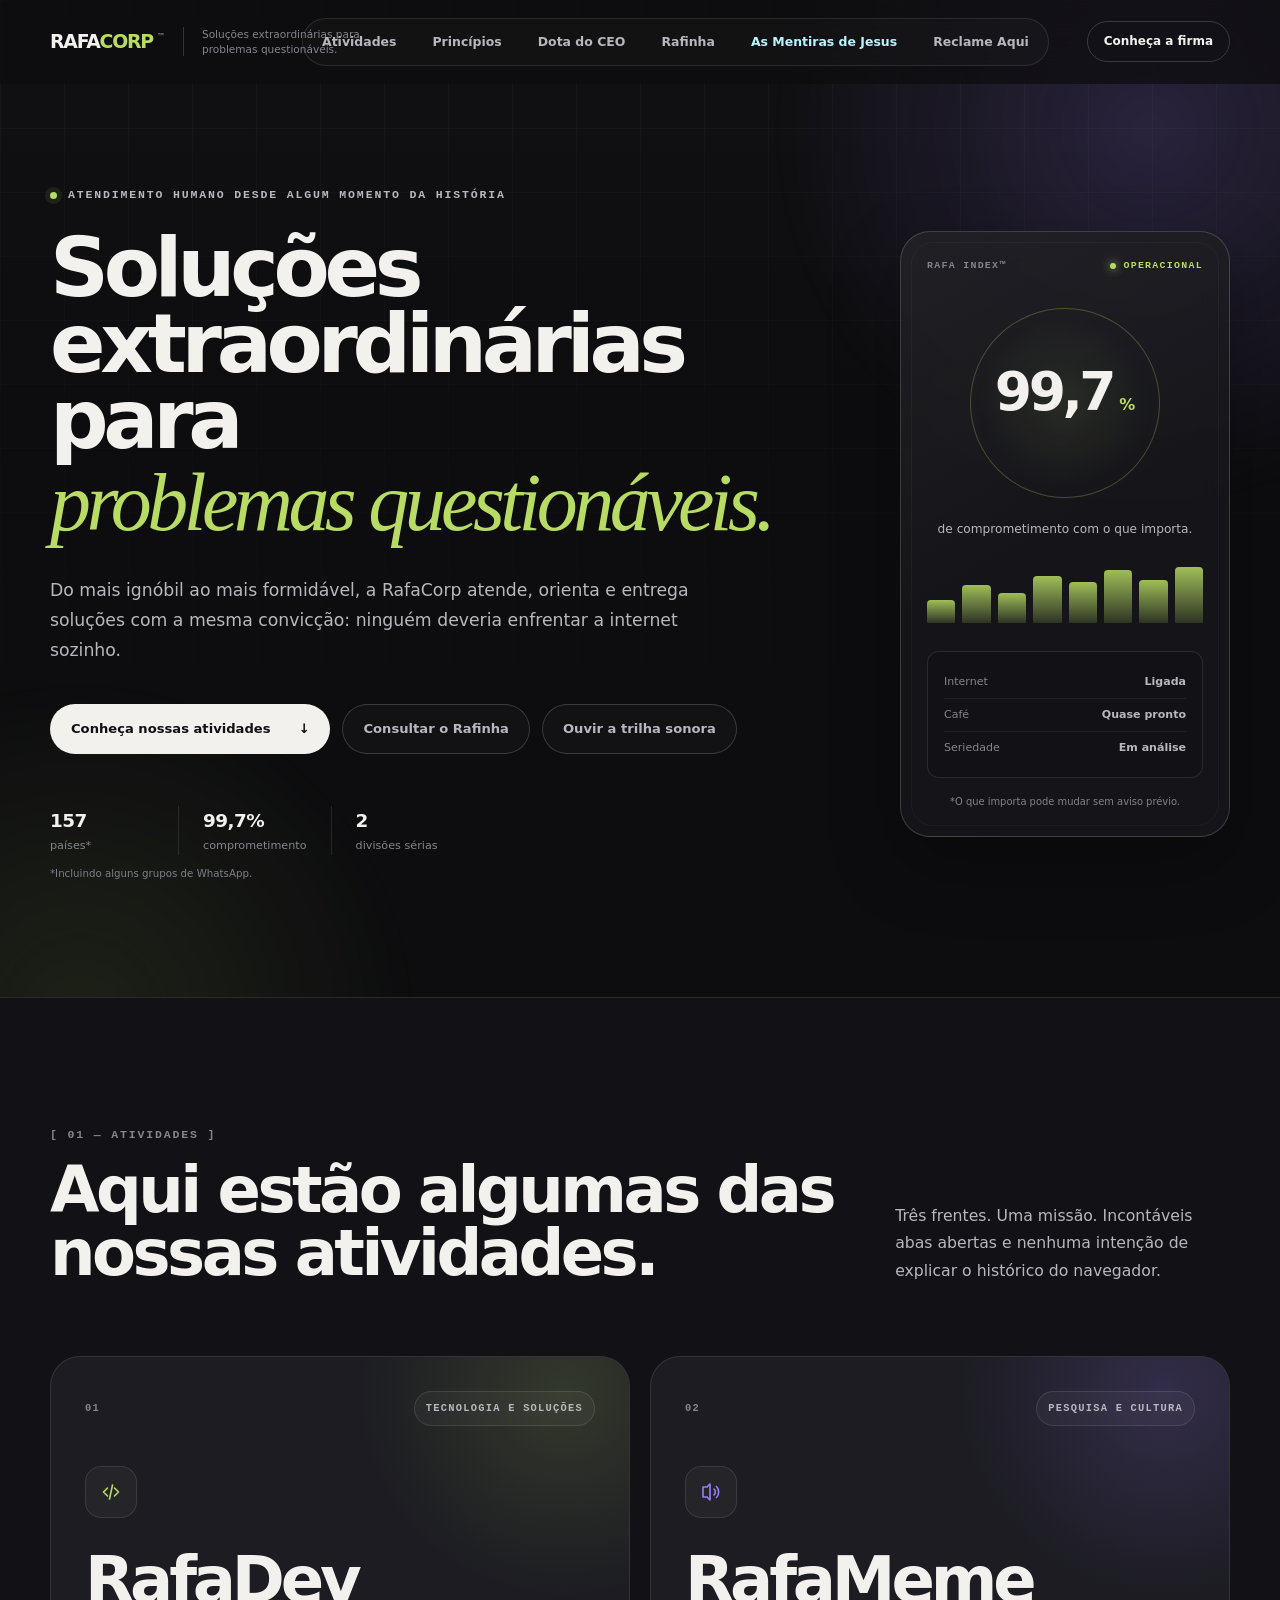
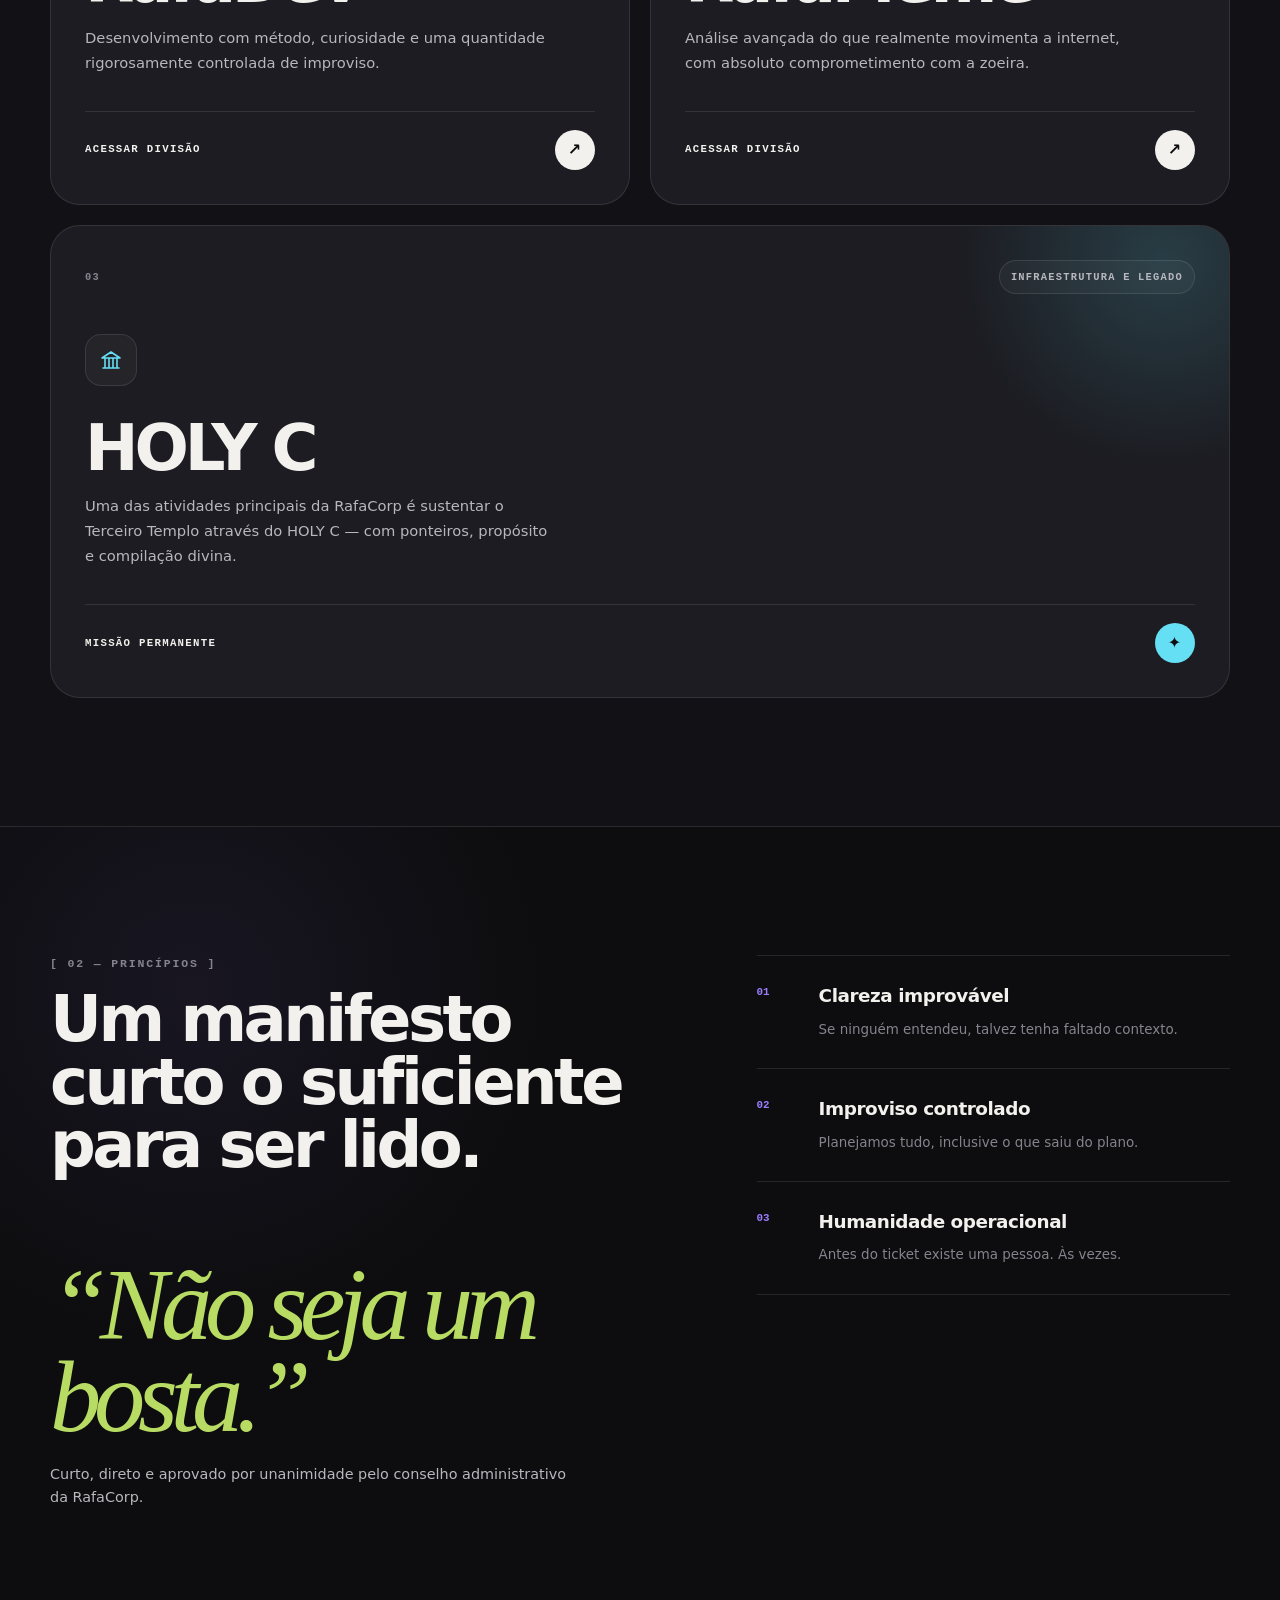
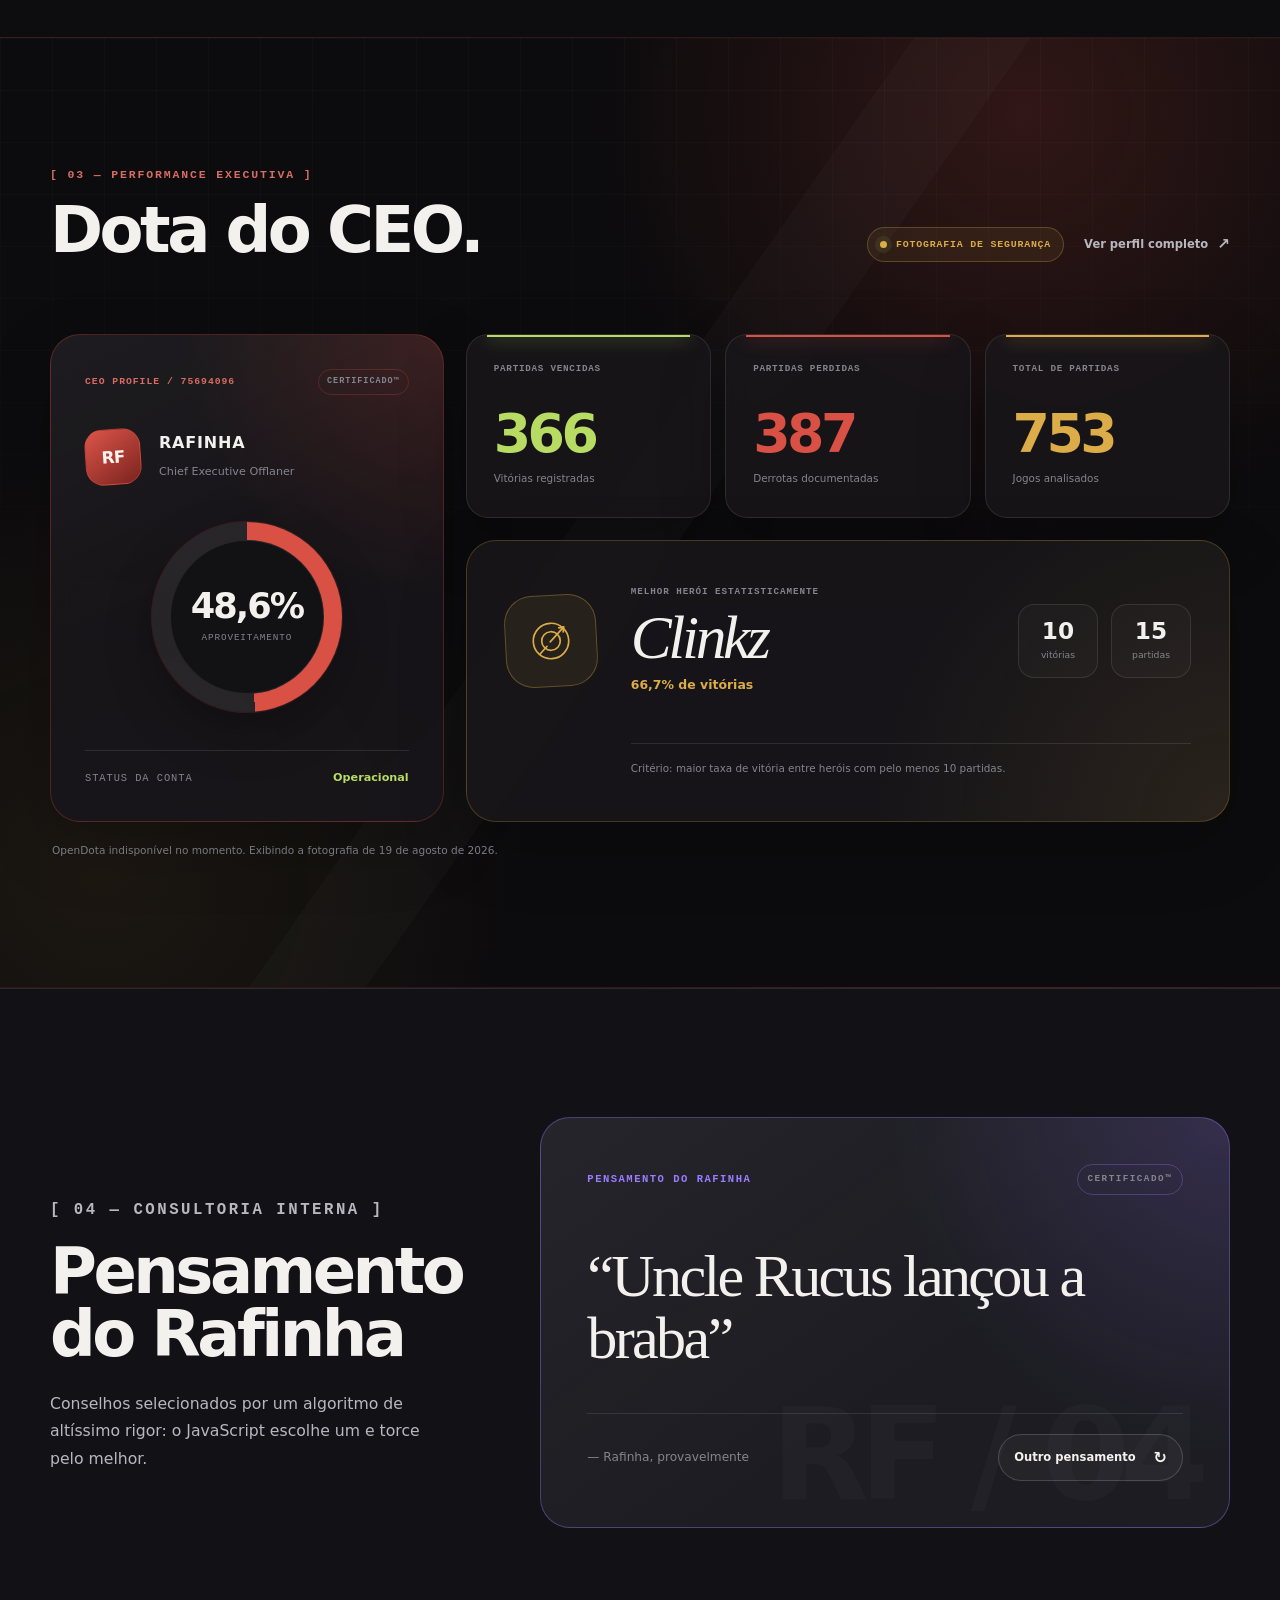
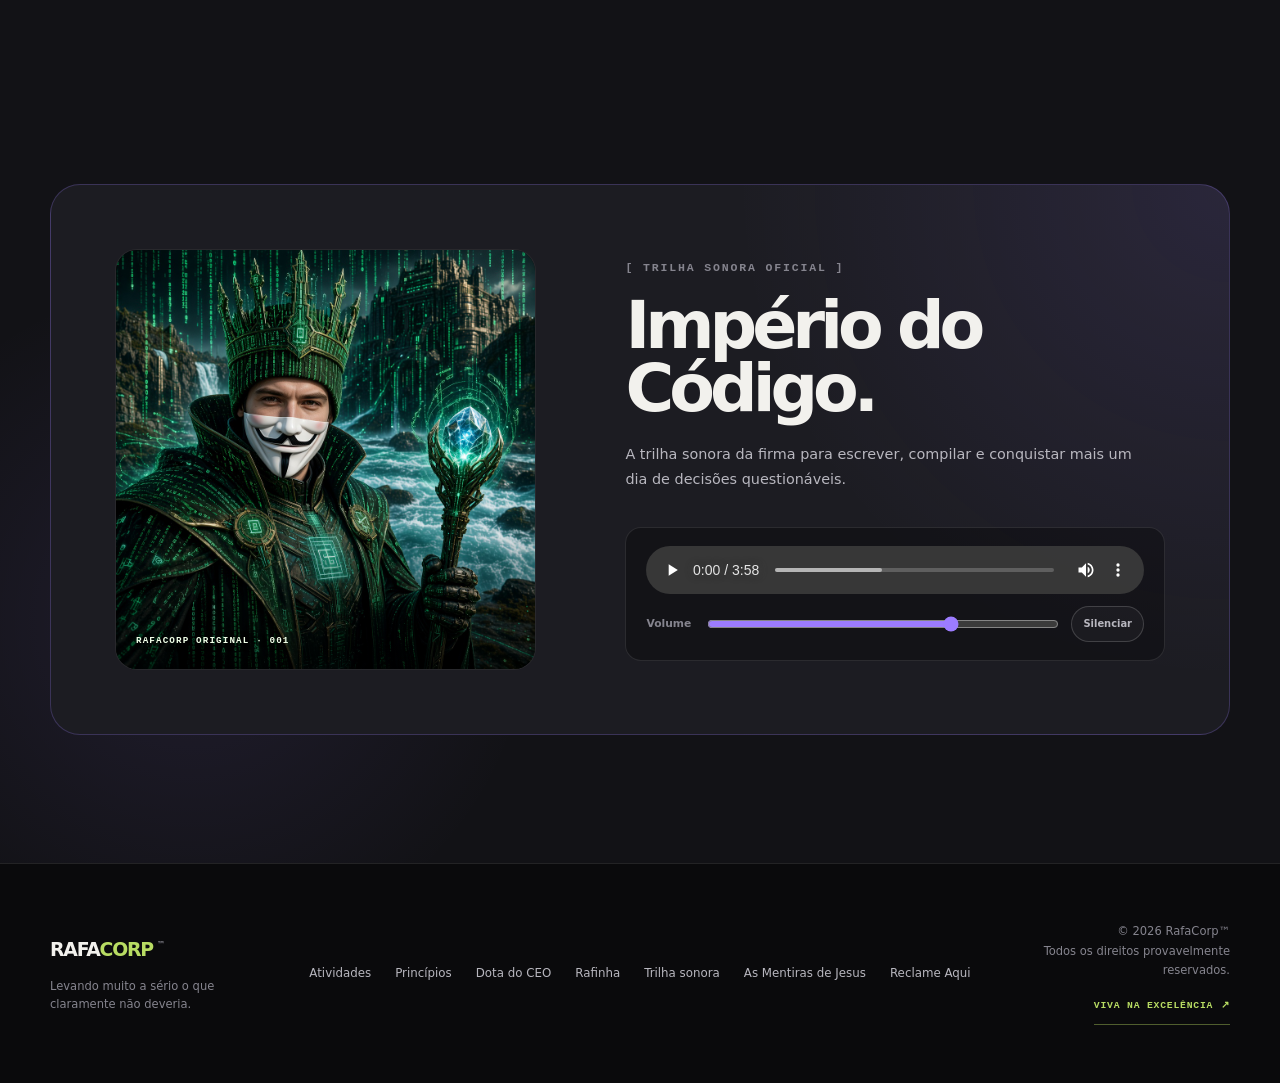
<file: index.html>
<!DOCTYPE html>
<html lang="pt-BR">
<head>
    <meta charset="UTF-8">
    <meta name="viewport" content="width=device-width, initial-scale=1.0">
    <meta name="theme-color" content="#0d0d0f">
    <meta
        name="description"
        content="RafaCorp — soluções extraordinárias para problemas questionáveis, com atendimento humano e seriedade desnecessária."
    >

    <meta property="og:type" content="website">
    <meta property="og:locale" content="pt_BR">
    <meta property="og:site_name" content="RafaCorp">
    <meta property="og:title" content="RafaCorp — Sempre com você">
    <meta
        property="og:description"
        content="Soluções extraordinárias para problemas questionáveis."
    >
    <meta property="og:url" content="https://rafacorp.com/">

    <title>RafaCorp — Sempre com você</title>

    <link rel="canonical" href="https://rafacorp.com/">
    <link rel="icon" href="favicon.svg" type="image/svg+xml">
    <link rel="stylesheet" href="style.css">
    <script src="index.js" defer></script>
    <script src="dota.js" defer></script>
</head>

<body>
    <a class="skip-link" href="#conteudo">Pular para o conteúdo</a>

    <header class="site-header" id="topo">
        <div class="container header-inner">
            <a class="brand" href="#inicio" aria-label="RafaCorp — início">
                <span class="brand-name">RAFA<span>CORP</span><sup>™</sup></span>
                <span class="brand-tagline">
                    Soluções extraordinárias para problemas questionáveis.
                </span>
            </a>

            <button
                class="nav-toggle"
                type="button"
                aria-expanded="false"
                aria-controls="site-menu"
                aria-label="Abrir menu"
            >
                <span></span>
                <span></span>
                <span></span>
            </button>

            <nav class="site-nav" id="site-menu" aria-label="Navegação principal">
                <a href="#atividades">Atividades</a>
                <a href="#principios">Princípios</a>
                <a href="#dota-do-ceo">Dota do CEO</a>
                <a id="rafinhaNavLink" href="#rafinha">Rafinha</a>
                <a class="nav-special" href="mentiras-de-jesus.html">As Mentiras de Jesus</a>
                <a href="reclame-aqui/">Reclame Aqui</a>
            </nav>

            <a class="header-action" href="#atividades">Conheça a firma</a>
        </div>
    </header>

    <main id="conteudo">
        <section class="hero" id="inicio">
            <div class="hero-grid" aria-hidden="true"></div>
            <div class="hero-glow hero-glow-one" aria-hidden="true"></div>
            <div class="hero-glow hero-glow-two" aria-hidden="true"></div>

            <div class="container hero-layout">
                <div class="hero-content">
                    <p class="eyebrow">
                        <span class="status-dot" aria-hidden="true"></span>
                        Atendimento humano desde algum momento da história
                    </p>

                    <h1>
                        Soluções extraordinárias para
                        <em>problemas questionáveis.</em>
                    </h1>

                    <p class="hero-intro">
                        Do mais ignóbil ao mais formidável, a RafaCorp atende,
                        orienta e entrega soluções com a mesma convicção:
                        ninguém deveria enfrentar a internet sozinho.
                    </p>

                    <div class="hero-actions">
                        <a class="button button-primary" href="#atividades">
                            Conheça nossas atividades
                            <span aria-hidden="true">↓</span>
                        </a>

                        <a class="button button-secondary" href="#rafinha">
                            Consultar o Rafinha
                        </a>

                        <a class="button button-secondary" href="#trilha-sonora">
                            Ouvir a trilha sonora
                        </a>
                    </div>

                    <dl class="hero-metrics">
                        <div>
                            <dt>157</dt>
                            <dd>países*</dd>
                        </div>
                        <div>
                            <dt>99,7%</dt>
                            <dd>comprometimento</dd>
                        </div>
                        <div>
                            <dt>2</dt>
                            <dd>divisões sérias</dd>
                        </div>
                    </dl>

                    <p class="metric-note">*Incluindo alguns grupos de WhatsApp.</p>
                </div>

                <aside class="status-card" aria-label="Painel operacional da RafaCorp">
                    <div class="status-card-header">
                        <span>RAFA INDEX™</span>
                        <span class="live-status">
                            <span aria-hidden="true"></span>
                            Operacional
                        </span>
                    </div>

                    <div class="status-score">
                        <span class="score-value">99,7</span>
                        <span class="score-unit">%</span>
                    </div>

                    <p class="score-caption">
                        de comprometimento com o que importa.
                    </p>

                    <div class="status-bars" aria-hidden="true">
                        <span></span>
                        <span></span>
                        <span></span>
                        <span></span>
                        <span></span>
                        <span></span>
                        <span></span>
                        <span></span>
                    </div>

                    <div class="status-list">
                        <p><span>Internet</span><strong>Ligada</strong></p>
                        <p><span>Café</span><strong>Quase pronto</strong></p>
                        <p><span>Seriedade</span><strong>Em análise</strong></p>
                    </div>

                    <small>*O que importa pode mudar sem aviso prévio.</small>
                </aside>
            </div>
        </section>

        <section class="activities section" id="atividades">
            <div class="container">
                <div class="section-heading">
                    <div>
                        <p class="section-kicker">[ 01 — ATIVIDADES ]</p>
                        <h2>Aqui estão algumas das nossas atividades.</h2>
                    </div>

                    <p>
                        Três frentes. Uma missão. Incontáveis abas abertas e
                        nenhuma intenção de explicar o histórico do navegador.
                    </p>
                </div>

                <div class="activity-grid">
                    <article class="activity-card activity-card-green">
                        <div class="activity-topline">
                            <span class="activity-number">01</span>
                            <span class="activity-category">Tecnologia e soluções</span>
                        </div>

                        <div class="activity-icon" aria-hidden="true">
                            <svg viewBox="0 0 24 24">
                                <path d="m8.5 8-4 4 4 4M15.5 8l4 4-4 4M13.5 5l-3 14"/>
                            </svg>
                        </div>

                        <div class="activity-copy">
                            <h3>RafaDev</h3>
                            <p>
                                Desenvolvimento com método, curiosidade e uma
                                quantidade rigorosamente controlada de improviso.
                            </p>
                        </div>

                        <a
                            class="activity-link"
                            href="https://www.youtube.com/watch?v=IYFGEeOp-8k"
                            target="_blank"
                            rel="noopener noreferrer"
                        >
                            Acessar divisão
                            <span aria-hidden="true">↗</span>
                        </a>
                    </article>

                    <article class="activity-card activity-card-purple">
                        <div class="activity-topline">
                            <span class="activity-number">02</span>
                            <span class="activity-category">Pesquisa e cultura</span>
                        </div>

                        <div class="activity-icon" aria-hidden="true">
                            <svg viewBox="0 0 24 24">
                                <path d="M4 17h4l3 3V4L8 7H4v10ZM15 9a4 4 0 0 1 0 6M17.5 6.5a8 8 0 0 1 0 11"/>
                            </svg>
                        </div>

                        <div class="activity-copy">
                            <h3>RafaMeme</h3>
                            <p>
                                Análise avançada do que realmente movimenta a
                                internet, com absoluto comprometimento com a zoeira.
                            </p>
                        </div>

                        <a
                            class="activity-link"
                            href="https://www.youtube.com/watch?v=Ei7dzwt9LEk&ab_channel=MrGames120"
                            target="_blank"
                            rel="noopener noreferrer"
                        >
                            Acessar divisão
                            <span aria-hidden="true">↗</span>
                        </a>
                    </article>

                    <article class="activity-card activity-card-cyan activity-card-wide">
                        <div class="activity-topline">
                            <span class="activity-number">03</span>
                            <span class="activity-category">Infraestrutura e legado</span>
                        </div>

                        <div class="activity-icon" aria-hidden="true">
                            <svg viewBox="0 0 24 24">
                                <path d="M4 20h16M6 20V10m4 10V10m4 10V10m4 10V10M3 10h18L12 4 3 10Z"/>
                            </svg>
                        </div>

                        <div class="activity-copy">
                            <h3>HOLY C</h3>
                            <p>
                                Uma das atividades principais da RafaCorp é sustentar
                                o Terceiro Templo através do HOLY C — com ponteiros,
                                propósito e compilação divina.
                            </p>
                        </div>

                        <div class="activity-link activity-mission">
                            Missão permanente
                            <span aria-hidden="true">✦</span>
                        </div>
                    </article>
                </div>
            </div>
        </section>

        <section class="principles section" id="principios">
            <div class="container principles-layout">
                <div class="principles-statement">
                    <p class="section-kicker">[ 02 — PRINCÍPIOS ]</p>
                    <h2>Um manifesto curto o suficiente para ser lido.</h2>
                    <blockquote>“Não seja um bosta.”</blockquote>
                    <p>
                        Curto, direto e aprovado por unanimidade pelo conselho
                        administrativo da RafaCorp.
                    </p>
                </div>

                <div class="principle-list">
                    <article>
                        <span>01</span>
                        <div>
                            <h3>Clareza improvável</h3>
                            <p>Se ninguém entendeu, talvez tenha faltado contexto.</p>
                        </div>
                    </article>

                    <article>
                        <span>02</span>
                        <div>
                            <h3>Improviso controlado</h3>
                            <p>Planejamos tudo, inclusive o que saiu do plano.</p>
                        </div>
                    </article>

                    <article>
                        <span>03</span>
                        <div>
                            <h3>Humanidade operacional</h3>
                            <p>Antes do ticket existe uma pessoa. Às vezes.</p>
                        </div>
                    </article>
                </div>
            </div>
        </section>

        <section class="dota section" id="dota-do-ceo" aria-labelledby="dota-title">
            <div class="dota-grid-bg" aria-hidden="true"></div>

            <div class="container">
                <div class="dota-heading">
                    <div>
                        <p class="section-kicker">[ 03 — PERFORMANCE EXECUTIVA ]</p>
                        <h2 id="dota-title">Dota do CEO.</h2>
                    </div>

                    <div class="dota-source">
                        <span class="dota-live" id="dotaDataStatus">
                            <span aria-hidden="true"></span>
                            <span id="dotaDataStatusText">OpenDota ao vivo</span>
                        </span>
                        <a
                            href="https://www.opendota.com/players/75694096"
                            target="_blank"
                            rel="noopener noreferrer"
                        >
                            Ver perfil completo
                            <span aria-hidden="true">↗</span>
                        </a>
                    </div>
                </div>

                <div class="dota-dashboard" id="dotaDashboard" aria-live="polite">
                    <article class="dota-profile-card">
                        <div class="dota-card-topline">
                            <span>CEO PROFILE / 75694096</span>
                            <span class="dota-certified">CERTIFICADO™</span>
                        </div>

                        <div class="dota-profile">
                            <div class="dota-avatar" aria-hidden="true">RF</div>
                            <div>
                                <p>RAFINHA</p>
                                <span>Chief Executive Offlaner</span>
                            </div>
                        </div>

                        <div class="dota-winrate-ring" id="dotaWinrateRing" role="img" aria-label="Aproveitamento geral: 48,6%">
                            <div>
                                <strong id="dotaWinrate">48,6%</strong>
                                <span>aproveitamento</span>
                            </div>
                        </div>

                        <div class="dota-profile-footer">
                            <span>STATUS DA CONTA</span>
                            <strong>Operacional</strong>
                        </div>
                    </article>

                    <div class="dota-performance">
                        <div class="dota-stat-grid">
                            <article class="dota-stat dota-stat-win">
                                <span>PARTIDAS VENCIDAS</span>
                                <strong id="dotaWins">366</strong>
                                <small>Vitórias registradas</small>
                            </article>

                            <article class="dota-stat dota-stat-loss">
                                <span>PARTIDAS PERDIDAS</span>
                                <strong id="dotaLosses">387</strong>
                                <small>Derrotas documentadas</small>
                            </article>

                            <article class="dota-stat dota-stat-total">
                                <span>TOTAL DE PARTIDAS</span>
                                <strong id="dotaTotal">753</strong>
                                <small>Jogos analisados</small>
                            </article>
                        </div>

                        <article class="dota-best-hero">
                            <div class="best-hero-emblem" aria-hidden="true">
                                <svg viewBox="0 0 64 64">
                                    <circle cx="32" cy="32" r="21"/>
                                    <circle cx="32" cy="32" r="11"/>
                                    <path d="M46 18 31 33M42 17l6-1-1 6M18 47l9-9"/>
                                </svg>
                            </div>

                            <div class="best-hero-copy">
                                <p>Melhor herói estatisticamente</p>
                                <h3 id="dotaBestHero">Clinkz</h3>
                                <span id="dotaBestHeroSummary">66,7% de vitórias</span>
                            </div>

                            <dl class="best-hero-stats">
                                <div>
                                    <dt id="dotaBestHeroWins">10</dt>
                                    <dd>vitórias</dd>
                                </div>
                                <div>
                                    <dt id="dotaBestHeroGames">15</dt>
                                    <dd>partidas</dd>
                                </div>
                            </dl>

                            <p class="best-hero-rule">
                                Critério: maior taxa de vitória entre heróis com pelo menos 10 partidas.
                            </p>
                        </article>
                    </div>
                </div>

                <p class="dota-updated" id="dotaUpdated">
                    Fotografia dos dados em 19 de agosto de 2026.
                </p>
            </div>
        </section>

        <section class="rafinha section" id="rafinha">
            <div class="container rafinha-layout">
                <div class="rafinha-heading">
                    <p class="section-kicker">[ 04 — CONSULTORIA INTERNA ]</p>
                    <h2>Pensamento do Rafinha</h2>
                    <p>
                        Conselhos selecionados por um algoritmo de altíssimo rigor:
                        o JavaScript escolhe um e torce pelo melhor.
                    </p>
                </div>

                <article class="thought-card">
                    <div class="thought-card-topline">
                        <span>PENSAMENTO DO RAFINHA</span>
                        <span class="thought-seal">CERTIFICADO™</span>
                    </div>

                    <blockquote id="thoughtText" aria-live="polite">
                        Carregando sabedoria questionável…
                    </blockquote>

                    <div class="thought-footer">
                        <p>— Rafinha, provavelmente</p>
                        <button id="thoughtButton" type="button">
                            Outro pensamento
                            <span aria-hidden="true">↻</span>
                        </button>
                    </div>
                </article>
            </div>
        </section>

        <section class="music-section section" id="trilha-sonora" aria-labelledby="music-title">
            <div class="container">
                <div class="music-card">
                    <div class="music-cover">
                        <img
                            class="music-cover-art"
                            src="assets/images/imperio-do-codigo-cover.jpg"
                            alt="Homem com coroa digital e máscara em uma cidade iluminada por código verde, segurando um cristal."
                        >
                        <span class="music-cover-code">RAFACORP ORIGINAL · 001</span>
                    </div>

                    <div class="music-copy">
                        <p class="section-kicker">[ TRILHA SONORA OFICIAL ]</p>
                        <h2 id="music-title">Império do Código.</h2>
                        <p>
                            A trilha sonora da firma para escrever, compilar e conquistar
                            mais um dia de decisões questionáveis.
                        </p>

                        <div class="music-player">
                            <audio id="imperioAudio" controls preload="metadata">
                                <source src="assets/audio/imperio-do-codigo.mp3" type="audio/mpeg">
                                Seu navegador não consegue reproduzir este áudio.
                            </audio>

                            <div class="music-volume-row">
                                <label for="imperioVolume">Volume</label>
                                <input
                                    id="imperioVolume"
                                    type="range"
                                    min="0"
                                    max="100"
                                    step="1"
                                    value="70"
                                    aria-label="Volume de Império do Código"
                                >
                                <button
                                    id="imperioMuteButton"
                                    class="music-mute-button"
                                    type="button"
                                    aria-label="Silenciar faixa"
                                    aria-pressed="false"
                                >
                                    Silenciar
                                </button>
                            </div>
                        </div>
                    </div>
                </div>
            </div>
        </section>
    </main>

    <footer class="site-footer">
        <div class="container footer-inner">
            <div>
                <a class="brand footer-brand" href="#inicio">
                    <span class="brand-name">RAFA<span>CORP</span><sup>™</sup></span>
                </a>
                <p>Levando muito a sério o que claramente não deveria.</p>
            </div>

            <nav aria-label="Navegação do rodapé">
                <a href="#atividades">Atividades</a>
                <a href="#principios">Princípios</a>
                <a href="#dota-do-ceo">Dota do CEO</a>
                <a href="#rafinha">Rafinha</a>
                <a href="#trilha-sonora">Trilha sonora</a>
                <a href="mentiras-de-jesus.html">As Mentiras de Jesus</a>
                <a href="reclame-aqui/">Reclame Aqui</a>
            </nav>

            <div class="footer-legal">
                <p>
                    © <span id="currentYear"></span> RafaCorp™<br>
                    Todos os direitos provavelmente reservados.
                </p>
                <a
                    class="footer-excellence"
                    href="https://github.com/tpn/pdfs"
                    target="_blank"
                    rel="noopener noreferrer"
                >
                    VIVA NA EXCELÊNCIA
                    <span aria-hidden="true">↗</span>
                </a>
            </div>
        </div>
    </footer>

    <audio id="rafinhaMenuAudio" preload="auto">
        <source src="assets/audio/hehe.mp3" type="audio/mpeg">
    </audio>
</body>
</html>
</file>
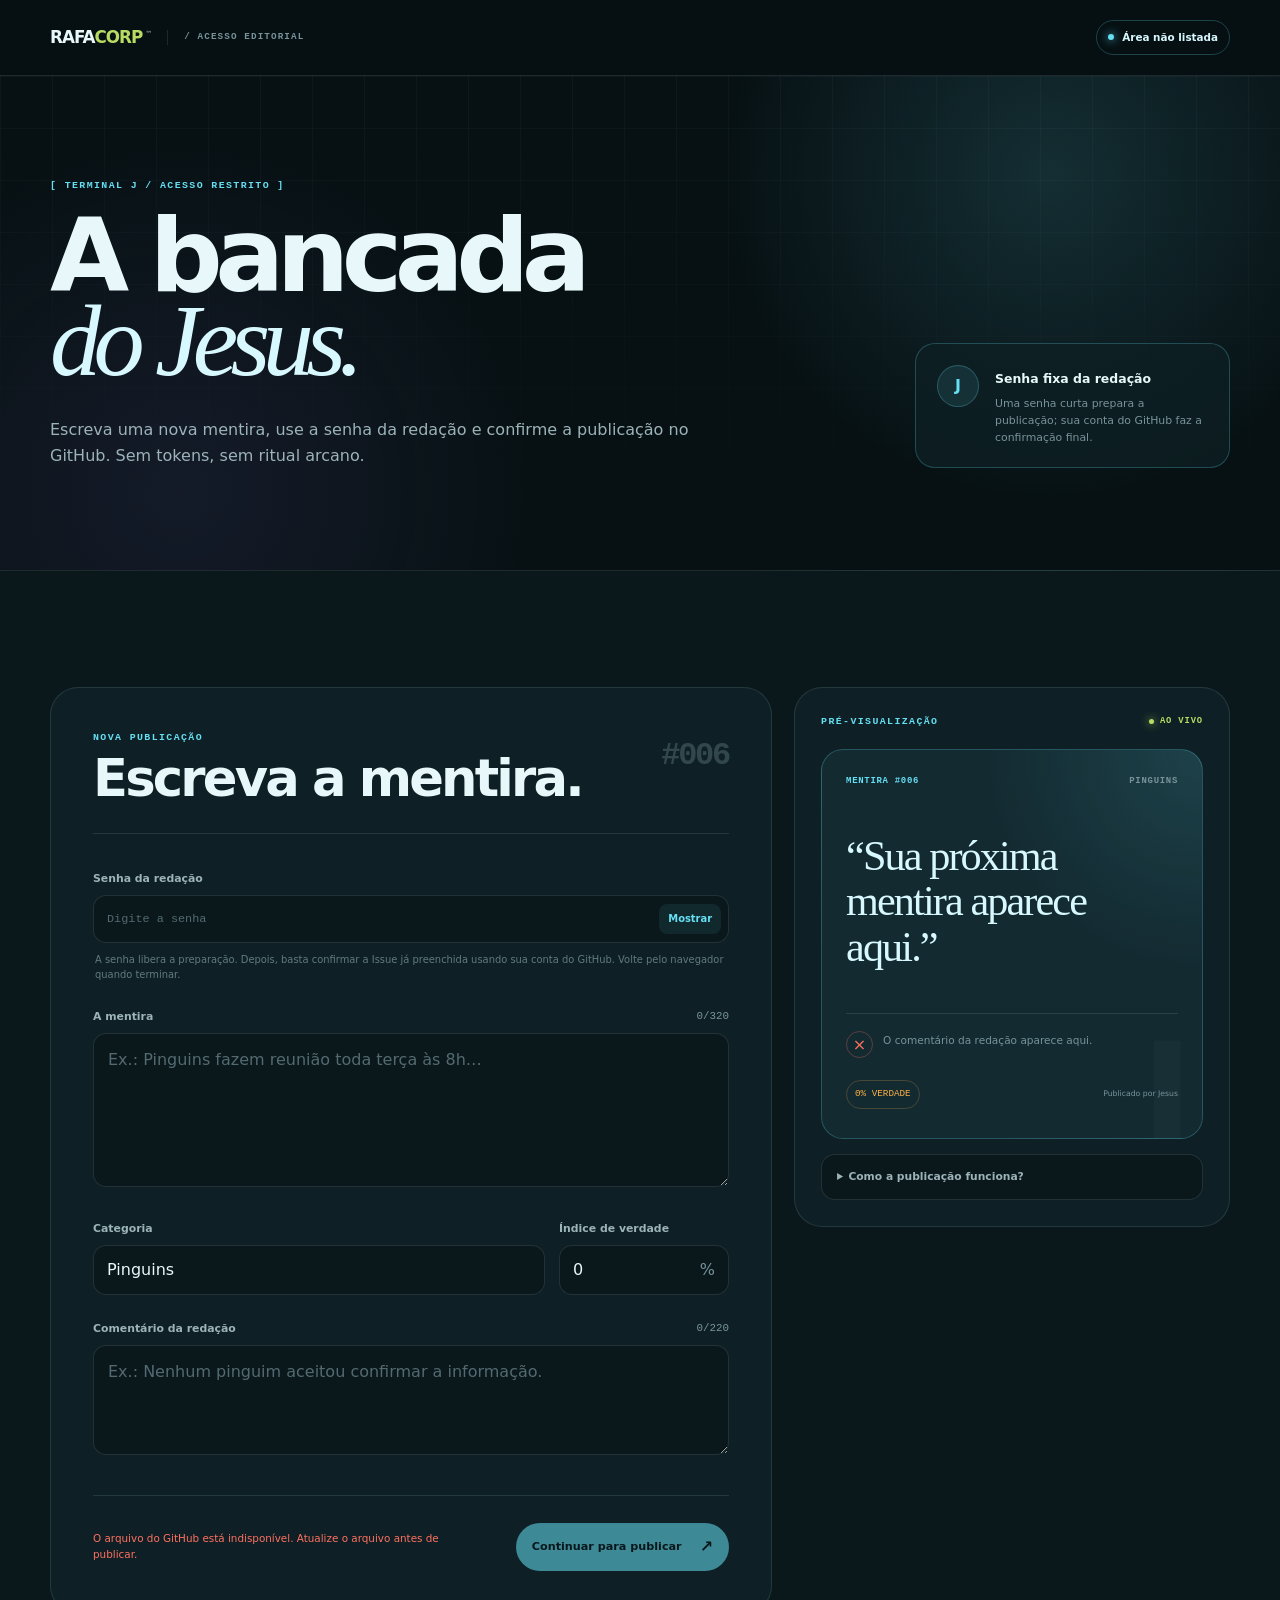
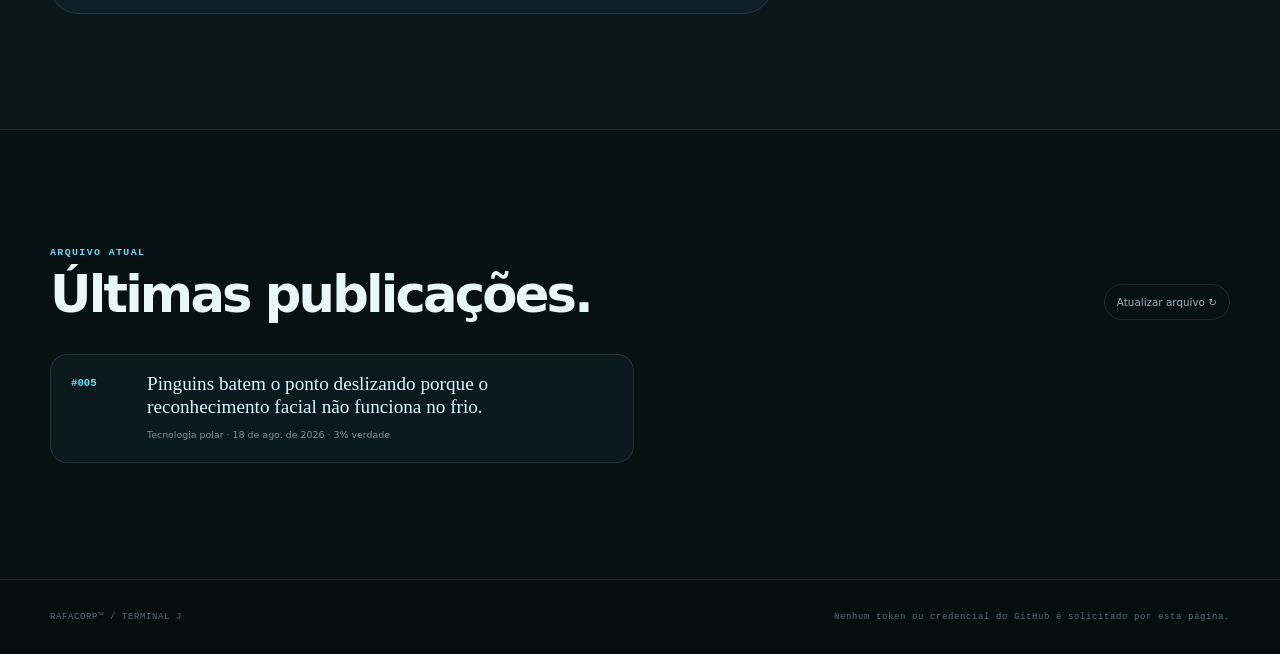
<file: aqui-jesus/index.html>
<!DOCTYPE html>
<html lang="pt-BR">
<head>
    <meta charset="UTF-8">
    <meta name="viewport" content="width=device-width, initial-scale=1.0">
    <meta name="theme-color" content="#07171c">
    <meta name="robots" content="noindex, nofollow, noarchive, nosnippet">
    <meta name="referrer" content="no-referrer">
    <meta
        http-equiv="Content-Security-Policy"
        content="default-src 'self'; connect-src 'self' https://api.github.com; img-src 'self' data:; style-src 'self'; script-src 'self'; object-src 'none'; base-uri 'none'; form-action 'none'"
    >

    <title>Bancada do Jesus — RafaCorp</title>

    <link rel="icon" href="../favicon.svg" type="image/svg+xml">
    <link rel="stylesheet" href="admin.css">
    <script src="admin.js" defer></script>
</head>

<body>
    <a class="skip-link" href="#conteudo">Pular para o editor</a>

    <header class="admin-header">
        <div class="admin-container header-inner">
            <div class="admin-brand">
                <span>RAFA<strong>CORP</strong><sup>™</sup></span>
                <small>/ ACESSO EDITORIAL</small>
            </div>

            <div class="privacy-badge">
                <span aria-hidden="true"></span>
                Área não listada
            </div>
        </div>
    </header>

    <main id="conteudo">
        <section class="admin-hero">
            <div class="admin-grid" aria-hidden="true"></div>
            <div class="admin-container hero-layout">
                <div>
                    <p class="eyebrow">[ TERMINAL J / ACESSO RESTRITO ]</p>
                    <h1>A bancada<br> <em>do Jesus.</em></h1>
                    <p class="hero-copy">
                        Escreva uma nova mentira, use a senha da redação e confirme
                        a publicação no GitHub. Sem tokens, sem ritual arcano.
                    </p>
                </div>

                <aside class="security-card" aria-labelledby="security-title">
                    <div class="security-icon" aria-hidden="true">J</div>
                    <div>
                        <strong id="security-title">Senha fixa da redação</strong>
                        <p>Uma senha curta prepara a publicação; sua conta do GitHub faz a confirmação final.</p>
                    </div>
                </aside>
            </div>
        </section>

        <section class="workspace-section">
            <div class="admin-container workspace-layout">
                <form class="editor-card" id="lieForm" autocomplete="off" novalidate>
                    <div class="card-heading">
                        <div>
                            <p class="section-label">NOVA PUBLICAÇÃO</p>
                            <h2>Escreva a mentira.</h2>
                        </div>
                        <span id="draftNumber">#006</span>
                    </div>

                    <div class="field-group password-group">
                        <label for="publicationPassword">Senha da redação</label>
                        <div class="password-input-wrap">
                            <input
                                id="publicationPassword"
                                name="publicationPassword"
                                type="password"
                                autocomplete="off"
                                spellcheck="false"
                                minlength="5"
                                maxlength="40"
                                required
                                placeholder="Digite a senha"
                            >
                            <button id="togglePassword" type="button" aria-label="Mostrar senha">Mostrar</button>
                        </div>
                        <p class="field-help">
                            A senha libera a preparação. Depois, basta confirmar a Issue
                            já preenchida usando sua conta do GitHub. Volte pelo navegador quando terminar.
                        </p>
                    </div>

                    <div class="field-group">
                        <div class="label-row">
                            <label for="lieText">A mentira</label>
                            <span><output id="lieCount">0</output>/320</span>
                        </div>
                        <textarea
                            id="lieText"
                            name="lieText"
                            rows="5"
                            minlength="10"
                            maxlength="320"
                            required
                            placeholder="Ex.: Pinguins fazem reunião toda terça às 8h…"
                        ></textarea>
                    </div>

                    <div class="field-row">
                        <div class="field-group">
                            <label for="category">Categoria</label>
                            <input
                                id="category"
                                name="category"
                                type="text"
                                value="Pinguins"
                                maxlength="60"
                                required
                            >
                        </div>

                        <div class="field-group truth-field">
                            <label for="truthIndex">Índice de verdade</label>
                            <div>
                                <input
                                    id="truthIndex"
                                    name="truthIndex"
                                    type="number"
                                    value="0"
                                    min="0"
                                    max="100"
                                    step="1"
                                    required
                                >
                                <span>%</span>
                            </div>
                        </div>
                    </div>

                    <div class="field-group">
                        <div class="label-row">
                            <label for="verdict">Comentário da redação</label>
                            <span><output id="verdictCount">0</output>/220</span>
                        </div>
                        <textarea
                            id="verdict"
                            name="verdict"
                            rows="3"
                            minlength="5"
                            maxlength="220"
                            required
                            placeholder="Ex.: Nenhum pinguim aceitou confirmar a informação."
                        ></textarea>
                    </div>

                    <div class="publish-row">
                        <div class="publish-status" id="publishStatus" role="status" aria-live="polite">
                            Aguardando uma nova mentira.
                        </div>
                        <button class="publish-button" id="publishButton" type="submit" disabled>
                            <span>Continuar para publicar</span>
                            <span aria-hidden="true">↗</span>
                        </button>
                    </div>
                </form>

                <aside class="preview-column" aria-labelledby="preview-title">
                    <div class="preview-heading">
                        <p class="section-label" id="preview-title">PRÉ-VISUALIZAÇÃO</p>
                        <span>AO VIVO</span>
                    </div>

                    <article class="preview-card" id="previewCard">
                        <div class="preview-topline">
                            <span id="previewNumber">MENTIRA #006</span>
                            <span id="previewCategory">PINGUINS</span>
                        </div>
                        <blockquote id="previewText">“Sua próxima mentira aparece aqui.”</blockquote>
                        <div class="preview-verdict">
                            <span aria-hidden="true">×</span>
                            <p id="previewVerdict">O comentário da redação aparece aqui.</p>
                        </div>
                        <div class="preview-footer">
                            <span id="previewTruth">0% verdade</span>
                            <small>Publicado por Jesus</small>
                        </div>
                    </article>

                    <details class="password-guide">
                        <summary>Como a publicação funciona?</summary>
                        <ol>
                            <li>Preencha a mentira e use a senha da redação.</li>
                            <li>A RafaCorp abre uma Issue já pronta no GitHub.</li>
                            <li>Confira e clique em <strong>Submit new issue</strong>.</li>
                            <li>Volte aqui e atualize o arquivo para vê-la publicada.</li>
                        </ol>
                    </details>
                </aside>
            </div>
        </section>

        <section class="published-section" aria-labelledby="published-title">
            <div class="admin-container">
                <div class="published-heading">
                    <div>
                        <p class="section-label">ARQUIVO ATUAL</p>
                        <h2 id="published-title">Últimas publicações.</h2>
                    </div>
                    <button id="refreshPosts" type="button">Atualizar arquivo <span aria-hidden="true">↻</span></button>
                </div>

                <div class="current-posts" id="currentPosts">
                    <p class="loading-posts">Carregando o arquivo atual…</p>
                </div>
            </div>
        </section>
    </main>

    <footer class="admin-footer">
        <div class="admin-container">
            <p>RAFACORP™ / TERMINAL J</p>
            <p>Nenhum token ou credencial do GitHub é solicitado por esta página.</p>
        </div>
    </footer>
</body>
</html>
</file>
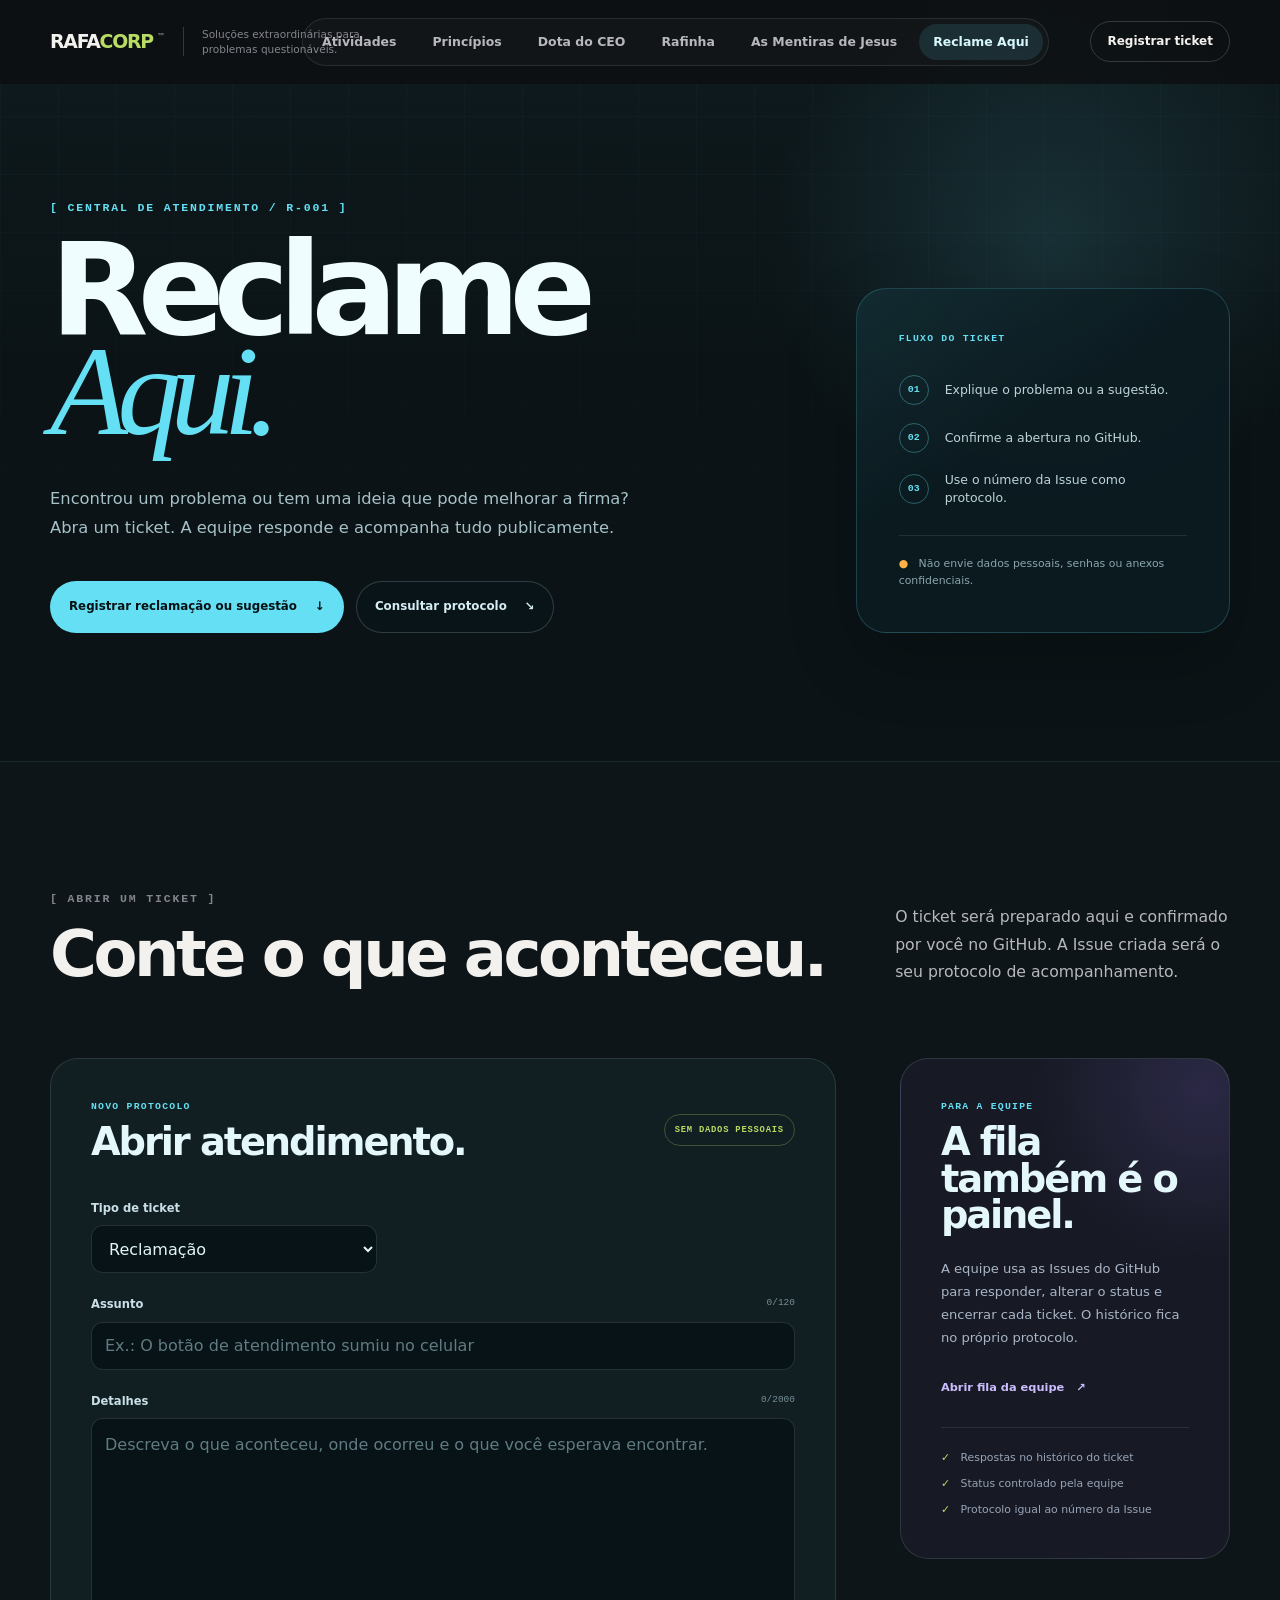
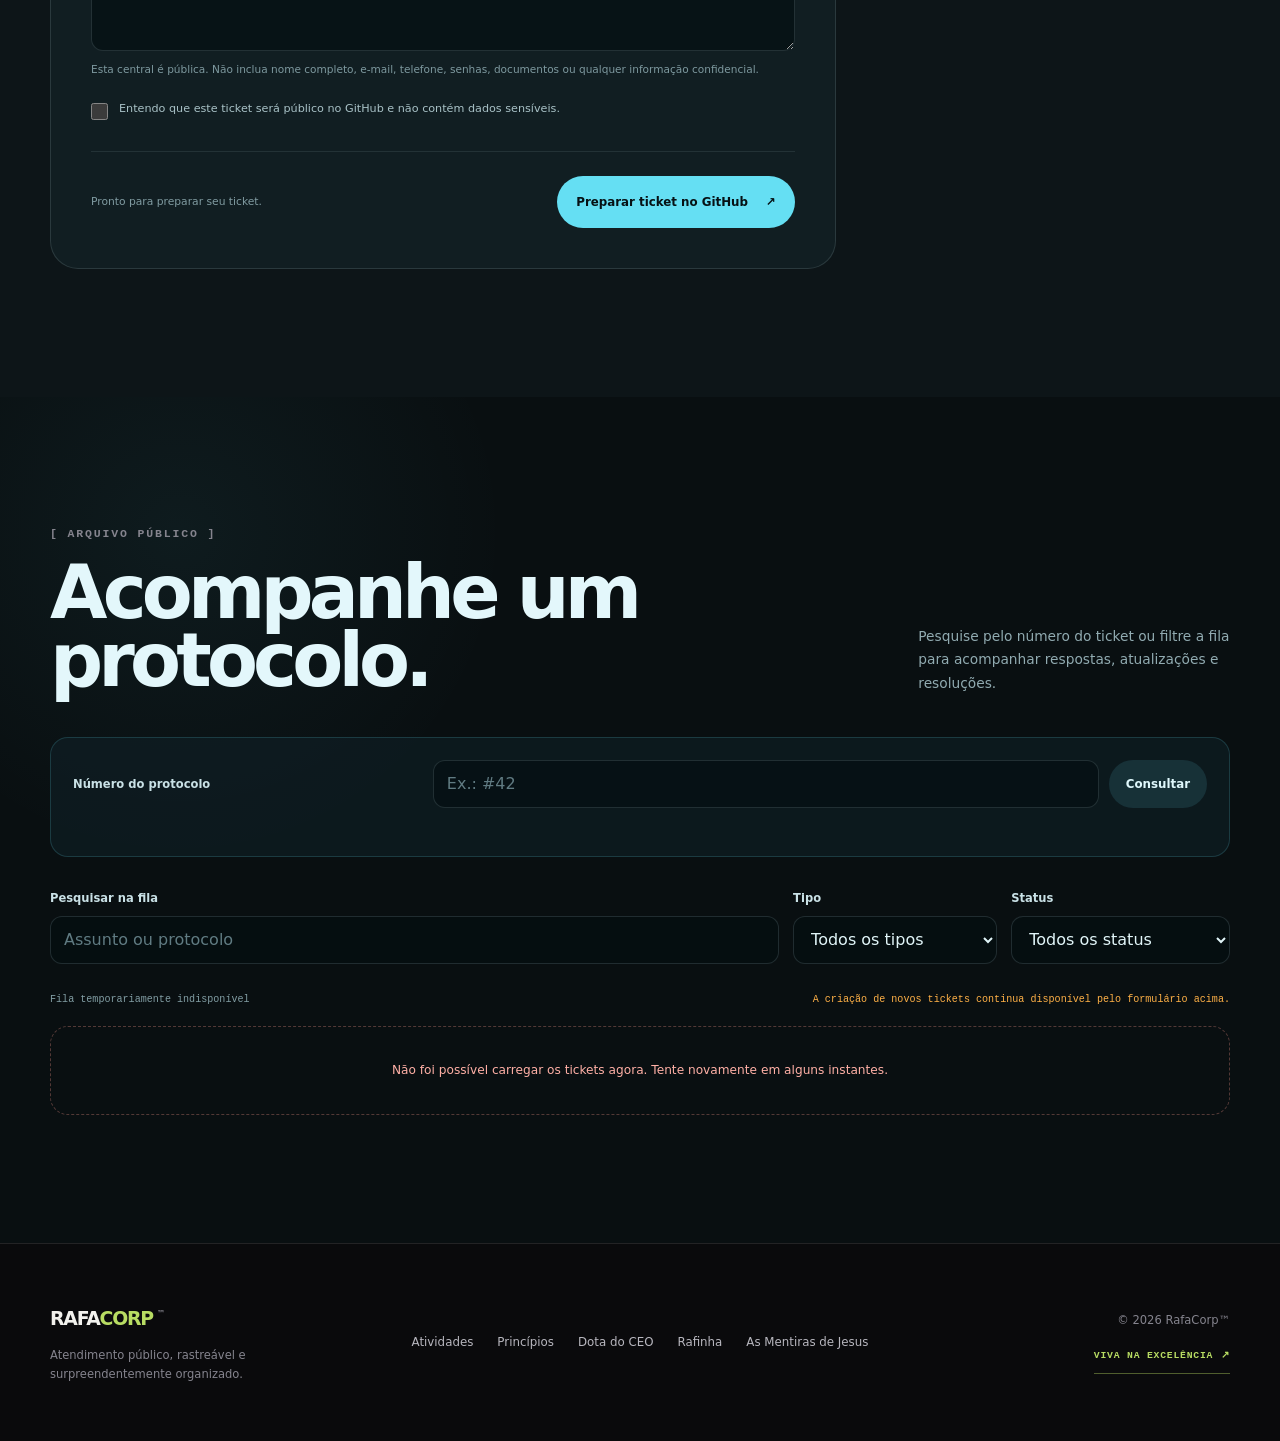
<file: reclame-aqui/index.html>
<!DOCTYPE html>
<html lang="pt-BR">
<head>
    <meta charset="UTF-8">
    <meta name="viewport" content="width=device-width, initial-scale=1.0">
    <meta name="theme-color" content="#0d0d0f">
    <meta
        name="description"
        content="Central pública de tickets da RafaCorp para reclamações e sugestões."
    >

    <meta property="og:type" content="website">
    <meta property="og:locale" content="pt_BR">
    <meta property="og:site_name" content="RafaCorp">
    <meta property="og:title" content="Reclame Aqui — RafaCorp">
    <meta
        property="og:description"
        content="Registre um ticket, acompanhe o protocolo e veja as respostas da equipe."
    >
    <meta property="og:url" content="https://rafacorp.com/reclame-aqui/">

    <title>Reclame Aqui — RafaCorp</title>

    <link rel="canonical" href="https://rafacorp.com/reclame-aqui/">
    <link rel="icon" href="../favicon.svg" type="image/svg+xml">
    <link rel="stylesheet" href="../style.css">
    <link rel="stylesheet" href="tickets.css">
    <script src="../index.js" defer></script>
    <script src="tickets.js" defer></script>
</head>

<body class="tickets-page">
    <a class="skip-link" href="#conteudo">Pular para o conteúdo</a>

    <header class="site-header">
        <div class="container header-inner">
            <a class="brand" href="../index.html" aria-label="RafaCorp — página inicial">
                <span class="brand-name">RAFA<span>CORP</span><sup>™</sup></span>
                <span class="brand-tagline">Soluções extraordinárias para problemas questionáveis.</span>
            </a>

            <button class="nav-toggle" type="button" aria-label="Abrir menu" aria-expanded="false" aria-controls="site-menu">
                <span></span>
                <span></span>
                <span></span>
            </button>

            <nav class="site-nav" id="site-menu" aria-label="Navegação principal">
                <a href="../index.html#atividades">Atividades</a>
                <a href="../index.html#principios">Princípios</a>
                <a href="../index.html#dota-do-ceo">Dota do CEO</a>
                <a href="../index.html#rafinha">Rafinha</a>
                <a href="../mentiras-de-jesus.html">As Mentiras de Jesus</a>
                <a class="nav-special" href="./" aria-current="page">Reclame Aqui</a>
            </nav>

            <a class="header-action" href="#novo-ticket">Registrar ticket</a>
        </div>
    </header>

    <main id="conteudo">
        <section class="tickets-hero">
            <div class="tickets-grid-bg" aria-hidden="true"></div>

            <div class="container tickets-hero-layout">
                <div class="tickets-hero-copy">
                    <p class="section-kicker tickets-kicker">[ CENTRAL DE ATENDIMENTO / R-001 ]</p>
                    <h1>Reclame<br> <em>Aqui.</em></h1>
                    <p>
                        Encontrou um problema ou tem uma ideia que pode melhorar a firma?
                        Abra um ticket. A equipe responde e acompanha tudo publicamente.
                    </p>

                    <div class="tickets-hero-actions">
                        <a class="ticket-button ticket-button-primary" href="#novo-ticket">
                            Registrar reclamação ou sugestão
                            <span aria-hidden="true">↓</span>
                        </a>
                        <a class="ticket-button ticket-button-secondary" href="#consultar-ticket">
                            Consultar protocolo
                            <span aria-hidden="true">↘</span>
                        </a>
                    </div>
                </div>

                <aside class="tickets-hero-panel" aria-label="Como funciona a central de tickets">
                    <p class="tickets-panel-kicker">FLUXO DO TICKET</p>
                    <ol>
                        <li><span>01</span><p>Explique o problema ou a sugestão.</p></li>
                        <li><span>02</span><p>Confirme a abertura no GitHub.</p></li>
                        <li><span>03</span><p>Use o número da Issue como protocolo.</p></li>
                    </ol>
                    <p class="tickets-public-note">
                        <span aria-hidden="true">●</span>
                        Não envie dados pessoais, senhas ou anexos confidenciais.
                    </p>
                </aside>
            </div>
        </section>

        <section class="tickets-workspace section" id="novo-ticket" aria-labelledby="ticket-form-title">
            <div class="container">
                <div class="section-heading">
                    <div>
                        <p class="section-kicker">[ ABRIR UM TICKET ]</p>
                        <h2>Conte o que aconteceu.</h2>
                    </div>
                    <p>
                        O ticket será preparado aqui e confirmado por você no GitHub.
                        A Issue criada será o seu protocolo de acompanhamento.
                    </p>
                </div>

                <div class="tickets-workspace-layout">
                    <form class="ticket-form" id="ticketForm">
                        <div class="ticket-form-heading">
                            <div>
                                <p class="ticket-form-label">NOVO PROTOCOLO</p>
                                <h3 id="ticket-form-title">Abrir atendimento.</h3>
                            </div>
                            <span class="ticket-form-seal">SEM DADOS PESSOAIS</span>
                        </div>

                        <div class="ticket-fields">
                            <div class="ticket-field">
                                <label for="ticketType">Tipo de ticket</label>
                                <select id="ticketType" name="ticketType" required>
                                    <option value="reclamacao">Reclamação</option>
                                    <option value="sugestao">Sugestão</option>
                                </select>
                            </div>

                            <div class="ticket-field ticket-field-wide">
                                <div class="ticket-label-row">
                                    <label for="ticketSubject">Assunto</label>
                                    <span><output id="ticketSubjectCount">0</output>/120</span>
                                </div>
                                <input
                                    id="ticketSubject"
                                    name="ticketSubject"
                                    type="text"
                                    minlength="8"
                                    maxlength="120"
                                    required
                                    placeholder="Ex.: O botão de atendimento sumiu no celular"
                                >
                            </div>

                            <div class="ticket-field ticket-field-wide">
                                <div class="ticket-label-row">
                                    <label for="ticketDescription">Detalhes</label>
                                    <span><output id="ticketDescriptionCount">0</output>/2000</span>
                                </div>
                                <textarea
                                    id="ticketDescription"
                                    name="ticketDescription"
                                    rows="8"
                                    minlength="20"
                                    maxlength="2000"
                                    required
                                    placeholder="Descreva o que aconteceu, onde ocorreu e o que você esperava encontrar."
                                ></textarea>
                                <p class="ticket-field-help">
                                    Esta central é pública. Não inclua nome completo, e-mail, telefone,
                                    senhas, documentos ou qualquer informação confidencial.
                                </p>
                            </div>
                        </div>

                        <label class="ticket-consent">
                            <input id="ticketConsent" name="ticketConsent" type="checkbox" required>
                            <span>Entendo que este ticket será público no GitHub e não contém dados sensíveis.</span>
                        </label>

                        <div class="ticket-submit-row">
                            <p class="ticket-form-status" id="ticketFormStatus" role="status" aria-live="polite">
                                Pronto para preparar seu ticket.
                            </p>
                            <button class="ticket-submit" type="submit">
                                Preparar ticket no GitHub
                                <span aria-hidden="true">↗</span>
                            </button>
                        </div>
                    </form>

                    <aside class="tickets-team-card" aria-labelledby="tickets-team-title">
                        <p class="ticket-form-label">PARA A EQUIPE</p>
                        <h3 id="tickets-team-title">A fila também é o painel.</h3>
                        <p>
                            A equipe usa as Issues do GitHub para responder, alterar o status
                            e encerrar cada ticket. O histórico fica no próprio protocolo.
                        </p>
                        <a
                            class="tickets-team-link"
                            href="https://github.com/Rafa-Corp/rafa-corp/issues?q=is%3Aissue%20label%3Aticket"
                            target="_blank"
                            rel="noopener noreferrer"
                        >
                            Abrir fila da equipe
                            <span aria-hidden="true">↗</span>
                        </a>
                        <ul>
                            <li><span aria-hidden="true">✓</span> Respostas no histórico do ticket</li>
                            <li><span aria-hidden="true">✓</span> Status controlado pela equipe</li>
                            <li><span aria-hidden="true">✓</span> Protocolo igual ao número da Issue</li>
                        </ul>
                    </aside>
                </div>
            </div>
        </section>

        <section class="ticket-directory section" id="consultar-ticket" aria-labelledby="ticket-directory-title">
            <div class="container">
                <div class="ticket-directory-heading">
                    <div>
                        <p class="section-kicker">[ ARQUIVO PÚBLICO ]</p>
                        <h2 id="ticket-directory-title">Acompanhe um protocolo.</h2>
                    </div>
                    <p>
                        Pesquise pelo número do ticket ou filtre a fila para acompanhar
                        respostas, atualizações e resoluções.
                    </p>
                </div>

                <form class="ticket-lookup" id="ticketLookupForm">
                    <label for="ticketLookup">Número do protocolo</label>
                    <div>
                        <input id="ticketLookup" name="ticketLookup" type="search" inputmode="numeric" placeholder="Ex.: #42">
                        <button type="submit">Consultar</button>
                    </div>
                    <p id="ticketLookupStatus" role="status" aria-live="polite"></p>
                </form>

                <div class="ticket-filters">
                    <div class="ticket-field">
                        <label for="ticketSearch">Pesquisar na fila</label>
                        <input id="ticketSearch" type="search" placeholder="Assunto ou protocolo">
                    </div>
                    <div class="ticket-field">
                        <label for="ticketTypeFilter">Tipo</label>
                        <select id="ticketTypeFilter">
                            <option value="">Todos os tipos</option>
                            <option value="reclamacao">Reclamações</option>
                            <option value="sugestao">Sugestões</option>
                        </select>
                    </div>
                    <div class="ticket-field">
                        <label for="ticketStatusFilter">Status</label>
                        <select id="ticketStatusFilter">
                            <option value="">Todos os status</option>
                            <option value="aberta">Aberta</option>
                            <option value="em-analise">Em análise</option>
                            <option value="aguardando-cliente">Aguardando cliente</option>
                            <option value="respondida">Respondida</option>
                            <option value="resolvida">Resolvida</option>
                            <option value="encerrada">Encerrada</option>
                        </select>
                    </div>
                </div>

                <div class="ticket-directory-meta">
                    <p id="ticketCount" aria-live="polite">Carregando tickets…</p>
                    <p id="ticketFeedStatus" role="status" aria-live="polite"></p>
                </div>

                <div class="ticket-feed" id="ticketFeed" aria-live="polite">
                    <p class="ticket-loading">Carregando a fila pública…</p>
                </div>
            </div>
        </section>
    </main>

    <footer class="site-footer tickets-footer">
        <div class="container footer-inner">
            <div>
                <a class="brand footer-brand" href="../index.html">
                    <span class="brand-name">RAFA<span>CORP</span><sup>™</sup></span>
                </a>
                <p>Atendimento público, rastreável e surpreendentemente organizado.</p>
            </div>

            <nav aria-label="Navegação do rodapé">
                <a href="../index.html#atividades">Atividades</a>
                <a href="../index.html#principios">Princípios</a>
                <a href="../index.html#dota-do-ceo">Dota do CEO</a>
                <a href="../index.html#rafinha">Rafinha</a>
                <a href="../mentiras-de-jesus.html">As Mentiras de Jesus</a>
            </nav>

            <div class="footer-legal">
                <p>© <span id="currentYear">2026</span> RafaCorp™</p>
                <a
                    class="footer-excellence"
                    href="https://github.com/tpn/pdfs"
                    target="_blank"
                    rel="noopener noreferrer"
                >
                    VIVA NA EXCELÊNCIA
                    <span aria-hidden="true">↗</span>
                </a>
            </div>
        </div>
    </footer>
</body>
</html>
</file>
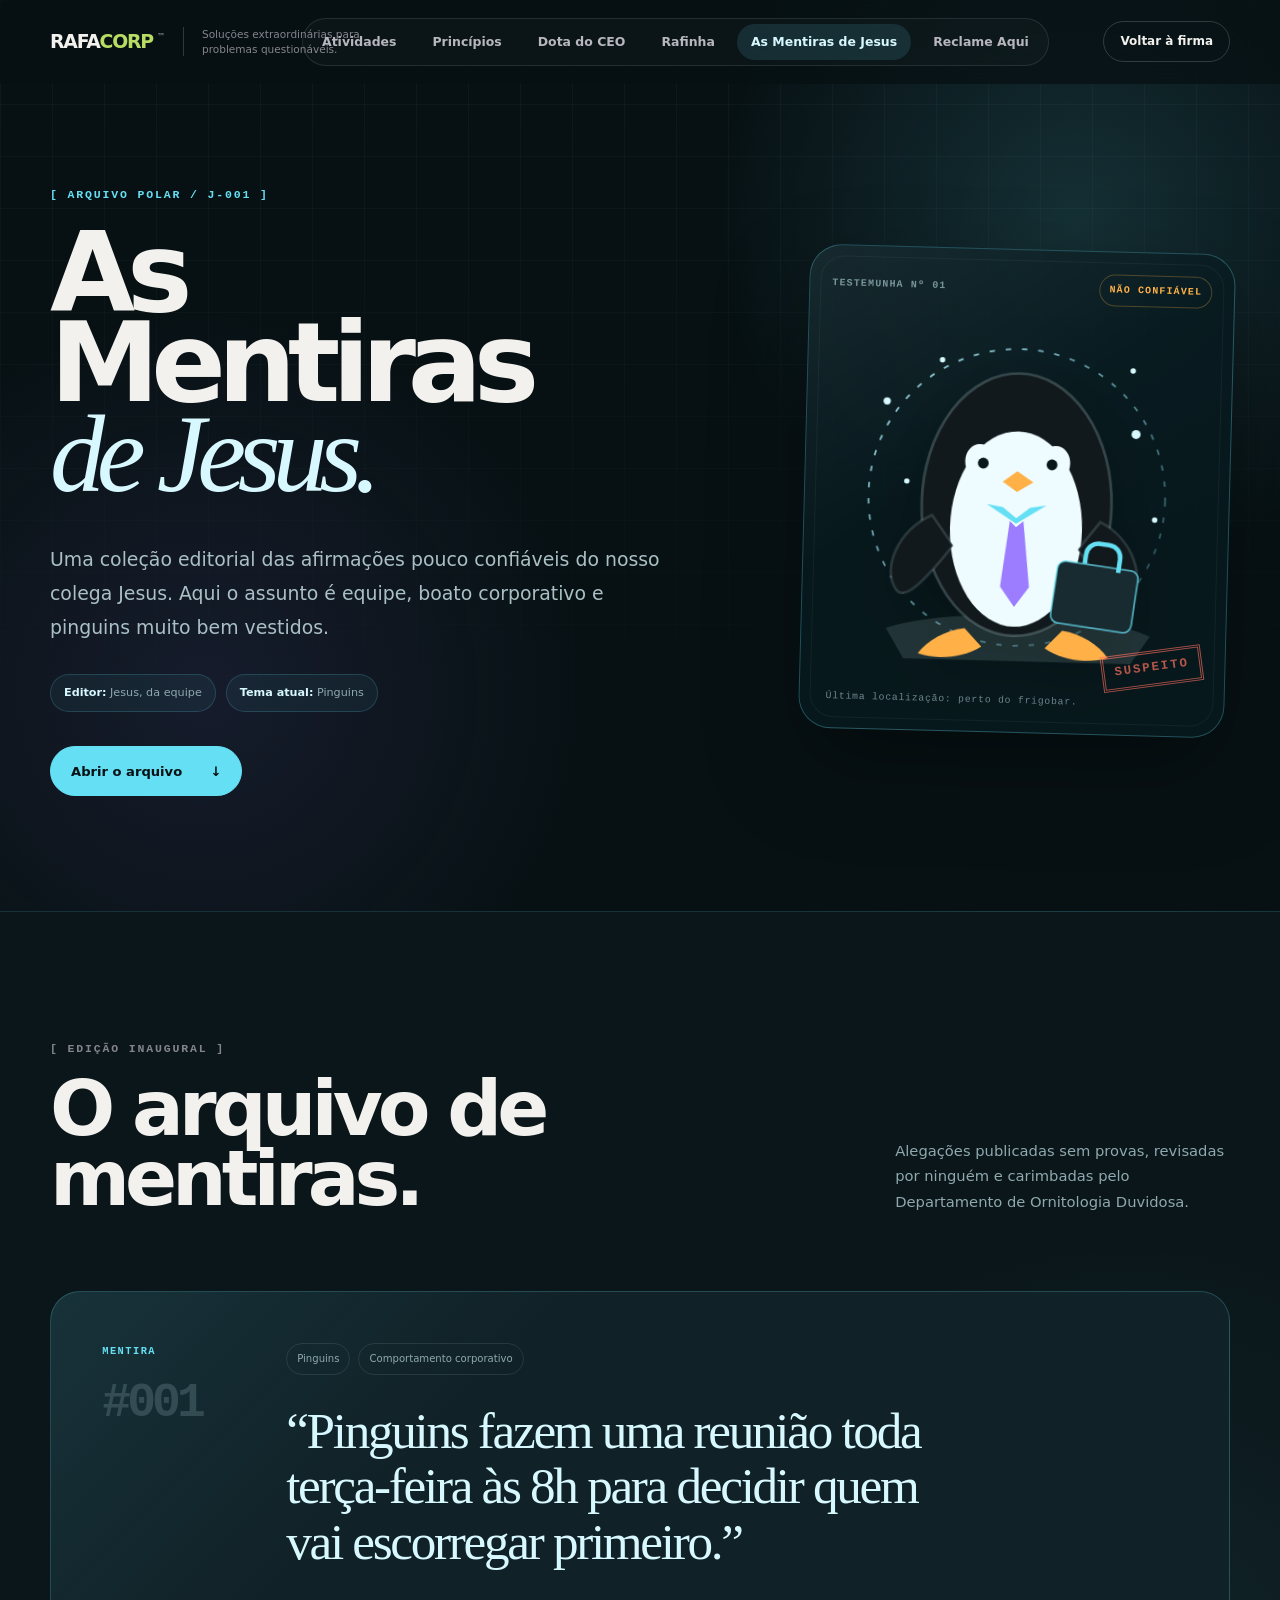
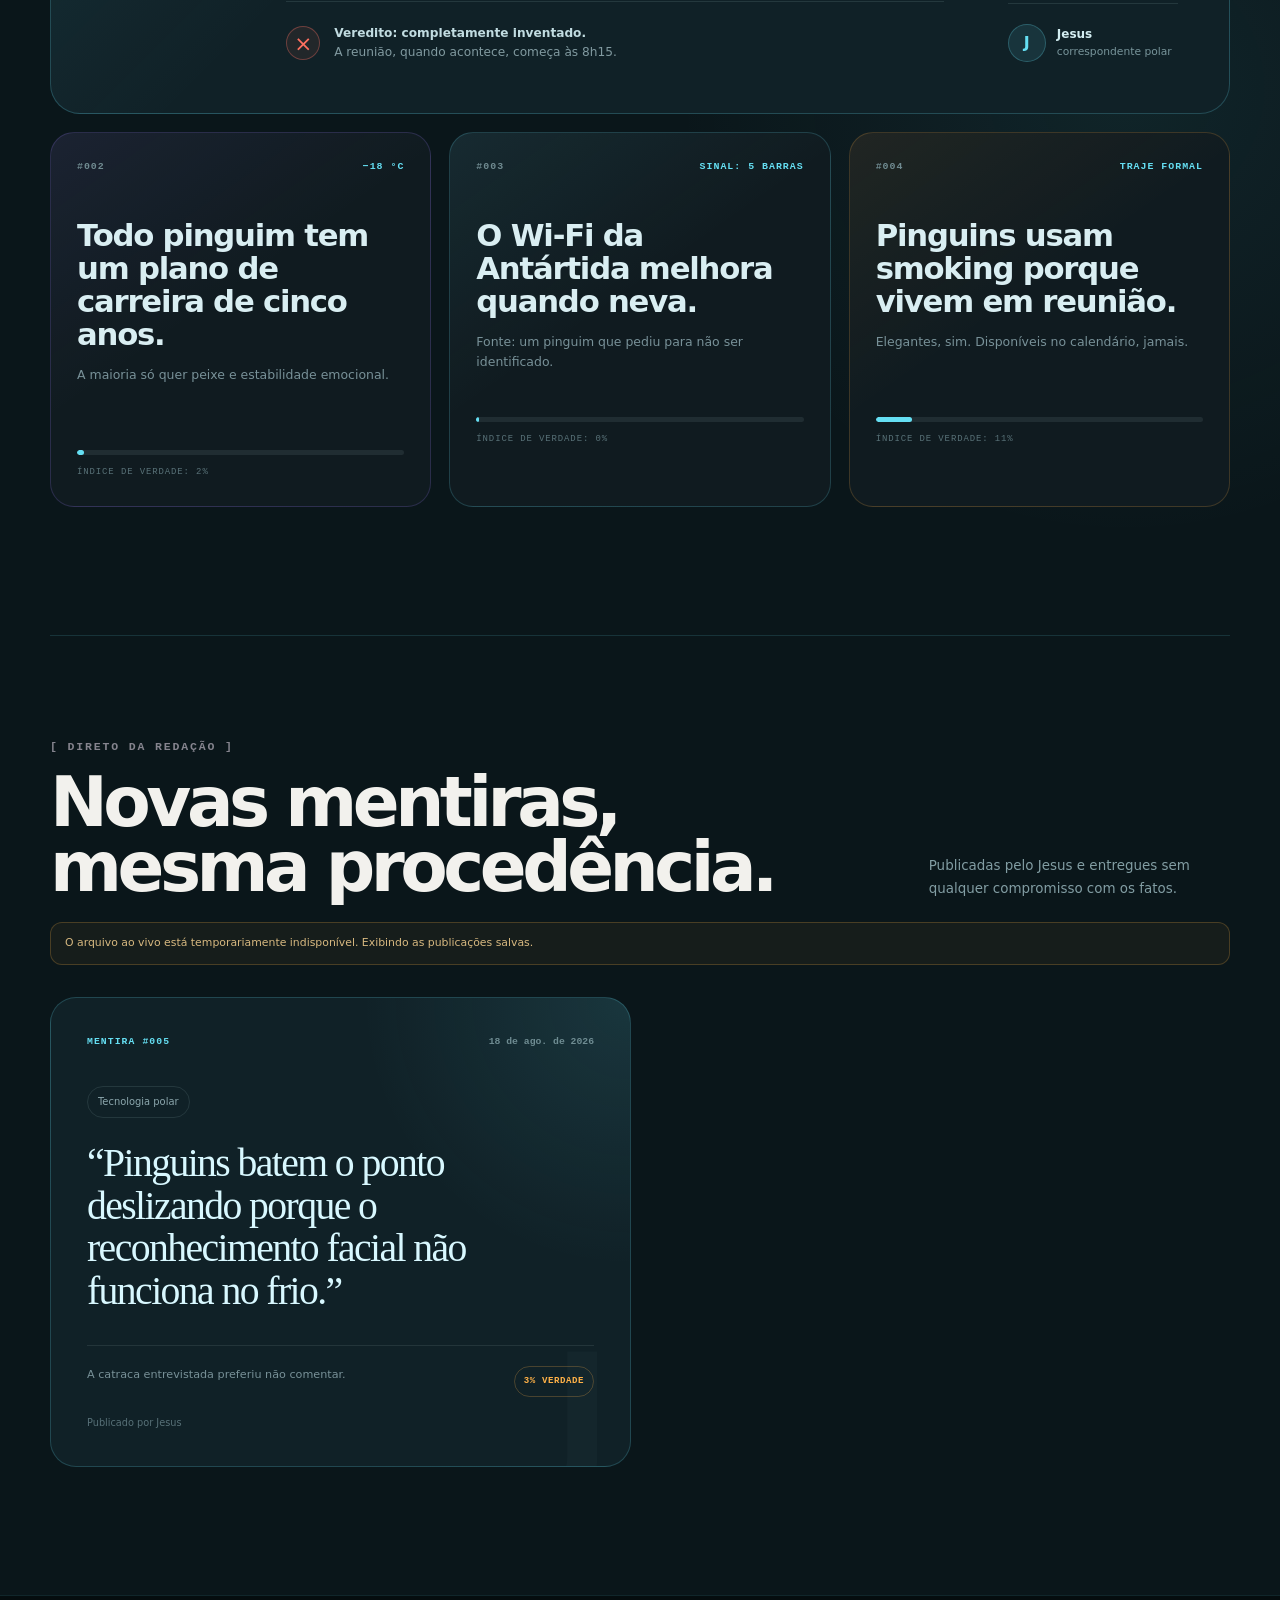
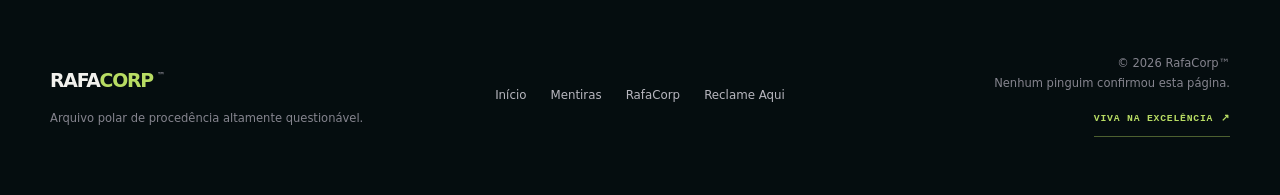
<file: mentiras-de-jesus.html>
<!DOCTYPE html>
<html lang="pt-BR">
<head>
    <meta charset="UTF-8">
    <meta name="viewport" content="width=device-width, initial-scale=1.0">
    <meta name="theme-color" content="#07171c">
    <meta
        name="description"
        content="As Mentiras de Jesus — o arquivo pouco confiável do colega Jesus na RafaCorp. Edição inaugural: pinguins."
    >

    <meta property="og:type" content="website">
    <meta property="og:locale" content="pt_BR">
    <meta property="og:site_name" content="RafaCorp">
    <meta property="og:title" content="As Mentiras de Jesus — RafaCorp">
    <meta
        property="og:description"
        content="Boatos corporativos, auditoria duvidosa e uma quantidade preocupante de pinguins."
    >
    <meta property="og:url" content="https://rafacorp.com/mentiras-de-jesus.html">

    <title>As Mentiras de Jesus — RafaCorp</title>

    <link rel="canonical" href="https://rafacorp.com/mentiras-de-jesus.html">
    <link rel="icon" href="favicon.svg" type="image/svg+xml">
    <link rel="stylesheet" href="style.css">
    <script src="index.js" defer></script>
    <script src="mentiras.js" defer></script>
</head>

<body class="lies-page">
    <a class="skip-link" href="#conteudo">Pular para o conteúdo</a>

    <header class="site-header" id="topo">
        <div class="container header-inner">
            <a class="brand" href="index.html" aria-label="RafaCorp — início">
                <span class="brand-name">RAFA<span>CORP</span><sup>™</sup></span>
                <span class="brand-tagline">
                    Soluções extraordinárias para problemas questionáveis.
                </span>
            </a>

            <button
                class="nav-toggle"
                type="button"
                aria-expanded="false"
                aria-controls="site-menu"
                aria-label="Abrir menu"
            >
                <span></span>
                <span></span>
                <span></span>
            </button>

            <nav class="site-nav" id="site-menu" aria-label="Navegação principal">
                <a href="index.html#atividades">Atividades</a>
                <a href="index.html#principios">Princípios</a>
                <a href="index.html#dota-do-ceo">Dota do CEO</a>
                <a href="index.html#rafinha">Rafinha</a>
                <a class="nav-special" href="mentiras-de-jesus.html" aria-current="page">As Mentiras de Jesus</a>
                <a href="reclame-aqui/">Reclame Aqui</a>
            </nav>

            <a class="header-action" href="index.html">Voltar à firma</a>
        </div>
    </header>

    <main id="conteudo">
        <section class="lies-hero">
            <div class="lies-grid" aria-hidden="true"></div>
            <div class="container lies-hero-layout">
                <div class="lies-hero-copy">
                    <p class="section-kicker lies-kicker">[ ARQUIVO POLAR / J-001 ]</p>
                    <h1>As Mentiras<br> <em>de Jesus.</em></h1>
                    <p class="lies-intro">
                        Uma coleção editorial das afirmações pouco confiáveis do
                        nosso colega Jesus. Aqui o assunto é equipe, boato corporativo
                        e pinguins muito bem vestidos.
                    </p>

                    <div class="lies-meta">
                        <span><strong>Editor:</strong> Jesus, da equipe</span>
                        <span><strong>Tema atual:</strong> Pinguins</span>
                    </div>

                    <a class="button penguin-button" href="#arquivo">
                        Abrir o arquivo
                        <span aria-hidden="true">↓</span>
                    </a>
                </div>

                <div class="penguin-dossier">
                    <div class="dossier-topline">
                        <span>TESTEMUNHA Nº 01</span>
                        <span class="dossier-status">NÃO CONFIÁVEL</span>
                    </div>

                    <svg class="penguin-portrait" viewBox="0 0 420 430" role="img" aria-labelledby="penguinTitle penguinDesc">
                        <title id="penguinTitle">Pinguim sob investigação</title>
                        <desc id="penguinDesc">Ilustração de um pinguim usando gravata e segurando uma pasta de documentos.</desc>
                        <defs>
                            <linearGradient id="iceGlow" x1="0" x2="1" y1="0" y2="1">
                                <stop offset="0" stop-color="#b9f4ff" stop-opacity=".9"/>
                                <stop offset="1" stop-color="#6ad5ea" stop-opacity=".2"/>
                            </linearGradient>
                        </defs>
                        <circle cx="210" cy="205" r="164" fill="none" stroke="url(#iceGlow)" stroke-width="2" stroke-dasharray="6 12"/>
                        <path d="M69 353c56-22 225-27 292 2l-21 31H89Z" fill="#d8f8ff" opacity=".12"/>
                        <ellipse cx="210" cy="213" rx="105" ry="145" fill="#11191c" stroke="#d5f7ff" stroke-opacity=".2" stroke-width="3"/>
                        <ellipse cx="210" cy="240" rx="73" ry="108" fill="#eefcff"/>
                        <ellipse cx="168" cy="166" rx="16" ry="19" fill="#eefcff"/>
                        <ellipse cx="252" cy="166" rx="16" ry="19" fill="#eefcff"/>
                        <circle cx="172" cy="168" r="6" fill="#07171c"/>
                        <circle cx="248" cy="168" r="6" fill="#07171c"/>
                        <path d="m194 188 16-12 18 12-18 11Z" fill="#ffb147"/>
                        <path d="m177 213 33 21 33-21-18 3-15 12-15-12Z" fill="#65dff3"/>
                        <path d="m203 231 7 7 8-7 8 73-16 22-16-22Z" fill="#9c7cff"/>
                        <path d="M117 227c-38 18-54 61-38 83 10 14 33-12 62-50Z" fill="#11191c" stroke="#d5f7ff" stroke-opacity=".14" stroke-width="3"/>
                        <path d="M303 230c38 18 52 63 35 83-10 12-32-15-59-52Z" fill="#11191c" stroke="#d5f7ff" stroke-opacity=".14" stroke-width="3"/>
                        <rect x="258" y="273" width="90" height="69" rx="9" fill="#182b31" stroke="#65dff3" stroke-opacity=".7" stroke-width="2" transform="rotate(7 258 273)"/>
                        <path d="M287 276v-10c0-8 6-14 14-14h10c8 0 14 6 14 14v15" fill="none" stroke="#65dff3" stroke-width="5" transform="rotate(7 287 276)"/>
                        <path d="M156 351c-21 3-40 14-51 29 24 7 50 4 70-9Z" fill="#ffb147"/>
                        <path d="M264 351c21 3 40 14 51 29-24 7-50 4-70-9Z" fill="#ffb147"/>
                        <g fill="#d8f8ff">
                            <circle cx="64" cy="102" r="4"/><circle cx="340" cy="132" r="5"/><circle cx="335" cy="62" r="3"/>
                            <circle cx="88" cy="190" r="3"/><circle cx="363" cy="226" r="3"/><circle cx="124" cy="55" r="3"/>
                        </g>
                    </svg>

                    <div class="dossier-stamp" aria-hidden="true">SUSPEITO</div>
                    <p>Última localização: perto do frigobar.</p>
                </div>
            </div>
        </section>

        <section class="lies-archive section" id="arquivo">
            <div class="container">
                <div class="lies-section-heading">
                    <div>
                        <p class="section-kicker">[ EDIÇÃO INAUGURAL ]</p>
                        <h2>O arquivo de mentiras.</h2>
                    </div>
                    <p>
                        Alegações publicadas sem provas, revisadas por ninguém e
                        carimbadas pelo Departamento de Ornitologia Duvidosa.
                    </p>
                </div>

                <article class="featured-lie">
                    <div class="lie-index">
                        <span>MENTIRA</span>
                        <strong>#001</strong>
                    </div>
                    <div class="featured-lie-copy">
                        <div class="lie-tags">
                            <span>Pinguins</span>
                            <span>Comportamento corporativo</span>
                        </div>
                        <blockquote>
                            “Pinguins fazem uma reunião toda terça-feira às 8h
                            para decidir quem vai escorregar primeiro.”
                        </blockquote>
                        <div class="lie-verdict">
                            <span class="verdict-mark" aria-hidden="true">×</span>
                            <p>
                                <strong>Veredito: completamente inventado.</strong>
                                A reunião, quando acontece, começa às 8h15.
                            </p>
                        </div>
                    </div>
                    <div class="lie-author">
                        <span class="author-avatar" aria-hidden="true">J</span>
                        <p><strong>Jesus</strong><br>correspondente polar</p>
                    </div>
                </article>

                <div class="lie-card-grid">
                    <article class="lie-card">
                        <div class="lie-card-top">
                            <span>#002</span>
                            <span class="lie-temperature">−18 °C</span>
                        </div>
                        <h3>Todo pinguim tem um plano de carreira de cinco anos.</h3>
                        <p>A maioria só quer peixe e estabilidade emocional.</p>
                        <div class="truth-meter" role="img" aria-label="Índice de verdade: dois por cento">
                            <span class="truth-2"></span>
                        </div>
                        <small>ÍNDICE DE VERDADE: 2%</small>
                    </article>

                    <article class="lie-card lie-card-cyan">
                        <div class="lie-card-top">
                            <span>#003</span>
                            <span class="lie-temperature">SINAL: 5 BARRAS</span>
                        </div>
                        <h3>O Wi-Fi da Antártida melhora quando neva.</h3>
                        <p>Fonte: um pinguim que pediu para não ser identificado.</p>
                        <div class="truth-meter" role="img" aria-label="Índice de verdade: zero por cento">
                            <span class="truth-0"></span>
                        </div>
                        <small>ÍNDICE DE VERDADE: 0%</small>
                    </article>

                    <article class="lie-card lie-card-orange">
                        <div class="lie-card-top">
                            <span>#004</span>
                            <span class="lie-temperature">TRAJE FORMAL</span>
                        </div>
                        <h3>Pinguins usam smoking porque vivem em reunião.</h3>
                        <p>Elegantes, sim. Disponíveis no calendário, jamais.</p>
                        <div class="truth-meter" role="img" aria-label="Índice de verdade: onze por cento">
                            <span class="truth-11"></span>
                        </div>
                        <small>ÍNDICE DE VERDADE: 11%</small>
                    </article>
                </div>

                <div class="published-lies" id="publishedLiesSection" hidden>
                    <div class="published-lies-heading">
                        <div>
                            <p class="section-kicker">[ DIRETO DA REDAÇÃO ]</p>
                            <h2>Novas mentiras, mesma procedência.</h2>
                        </div>
                        <p>Publicadas pelo Jesus e entregues sem qualquer compromisso com os fatos.</p>
                    </div>

                    <p class="published-lies-status" id="publishedLiesStatus" role="status" hidden></p>
                    <div class="published-lies-grid" id="publishedLies" aria-live="polite"></div>
                </div>
            </div>
        </section>
    </main>

    <footer class="site-footer lies-footer">
        <div class="container footer-inner">
            <div>
                <a class="brand footer-brand" href="index.html">
                    <span class="brand-name">RAFA<span>CORP</span><sup>™</sup></span>
                </a>
                <p>Arquivo polar de procedência altamente questionável.</p>
            </div>

            <nav aria-label="Navegação do rodapé">
                <a href="index.html">Início</a>
                <a href="#arquivo">Mentiras</a>
                <a href="index.html#atividades">RafaCorp</a>
                <a href="reclame-aqui/">Reclame Aqui</a>
            </nav>

            <div class="footer-legal">
                <p>
                    © <span id="currentYear"></span> RafaCorp™<br>
                    Nenhum pinguim confirmou esta página.
                </p>
                <a
                    class="footer-excellence"
                    href="https://github.com/tpn/pdfs"
                    target="_blank"
                    rel="noopener noreferrer"
                >
                    VIVA NA EXCELÊNCIA
                    <span aria-hidden="true">↗</span>
                </a>
            </div>
        </div>
    </footer>
</body>
</html>
</file>
<file: style.css>
/* =========================
   VARIABLES & RESET
========================= */

:root {
    color-scheme: dark;
    --bg-main: #0d0d0f;
    --bg-secondary: #121216;
    --bg-elevated: #17171c;
    --bg-card: #1c1c22;
    --bg-hover: #23232b;
    --text-main: #f2f1ed;
    --text-secondary: #b8b7bf;
    --text-muted: #85848e;
    --accent: #9c7cff;
    --accent-soft: rgba(156, 124, 255, 0.14);
    --accent-green: #b8dc63;
    --accent-cyan: #65dff3;
    --border: rgba(255, 255, 255, 0.1);
    --border-strong: rgba(255, 255, 255, 0.17);
    --container: 1180px;
    --header-height: 84px;
    --radius-small: 12px;
    --radius-large: 30px;
    --transition: 200ms ease;
}

*,
*::before,
*::after {
    box-sizing: border-box;
}

html {
    scroll-behavior: smooth;
    scroll-padding-top: calc(var(--header-height) + 18px);
}

body {
    margin: 0;
    overflow-x: hidden;
    background: var(--bg-main);
    color: var(--text-main);
    font-family: Inter, system-ui, -apple-system, BlinkMacSystemFont, "Segoe UI", sans-serif;
    font-size: 16px;
    line-height: 1.6;
    text-rendering: optimizeLegibility;
}

img,
svg {
    display: block;
    max-width: 100%;
}

button,
input,
textarea,
select {
    font: inherit;
}

button,
a {
    -webkit-tap-highlight-color: transparent;
}

a {
    color: inherit;
    text-decoration: none;
}

button {
    border: 0;
}

::selection {
    background: var(--accent);
    color: #0b0b0d;
}

:focus-visible {
    outline: 2px solid var(--accent);
    outline-offset: 4px;
}

.container {
    width: min(var(--container), calc(100% - 48px));
    margin-inline: auto;
}

.section {
    padding-block: clamp(88px, 10vw, 144px);
    scroll-margin-top: var(--header-height);
}

.skip-link {
    position: fixed;
    z-index: 1000;
    top: 12px;
    left: 12px;
    padding: 10px 14px;
    border-radius: 8px;
    background: var(--accent);
    color: #0b0b0d;
    font-size: 0.875rem;
    font-weight: 750;
    transform: translateY(-150%);
    transition: transform var(--transition);
}

.skip-link:focus {
    transform: translateY(0);
}

.section-kicker,
.eyebrow {
    margin: 0;
    color: var(--text-muted);
    font-family: ui-monospace, SFMono-Regular, Menlo, Monaco, Consolas, monospace;
    font-size: 0.72rem;
    font-weight: 700;
    letter-spacing: 0.16em;
    line-height: 1.5;
    text-transform: uppercase;
}

.section-heading {
    display: grid;
    grid-template-columns: minmax(0, 1fr) minmax(260px, 0.42fr);
    align-items: end;
    gap: 48px;
    margin-bottom: clamp(44px, 6vw, 72px);
}

.section-heading h2,
.principles-statement h2,
.rafinha-heading h2 {
    margin: 16px 0 0;
    font-size: clamp(2.5rem, 5vw, 4.7rem);
    font-weight: 720;
    letter-spacing: -0.055em;
    line-height: 0.98;
}

.section-heading > p,
.rafinha-heading > p {
    margin: 0;
    color: var(--text-secondary);
    font-size: 0.98rem;
    line-height: 1.75;
}

/* =========================
   HEADER & NAVIGATION
========================= */

.site-header {
    position: fixed;
    z-index: 100;
    top: 0;
    right: 0;
    left: 0;
    height: var(--header-height);
    border-bottom: 1px solid transparent;
    background: rgba(13, 13, 15, 0.72);
    backdrop-filter: blur(20px);
    transition: background-color var(--transition), border-color var(--transition), box-shadow var(--transition);
}

.site-header.is-scrolled {
    border-color: var(--border);
    background: rgba(13, 13, 15, 0.92);
    box-shadow: 0 12px 36px rgba(0, 0, 0, 0.22);
}

.header-inner {
    display: grid;
    grid-template-columns: minmax(220px, 1fr) auto minmax(140px, 1fr);
    align-items: center;
    gap: 32px;
    height: 100%;
}

.brand {
    display: inline-flex;
    align-items: center;
    gap: 18px;
    width: max-content;
}

.site-header .brand {
    min-height: 44px;
}

.brand-name {
    font-size: 1.18rem;
    font-weight: 900;
    letter-spacing: -0.065em;
    line-height: 1;
}

.brand-name span {
    color: var(--accent-green);
}

.brand-name sup {
    margin-left: 4px;
    color: var(--text-muted);
    font-size: 0.43em;
    letter-spacing: 0;
    vertical-align: top;
}

.brand-tagline {
    max-width: 210px;
    padding-left: 18px;
    border-left: 1px solid var(--border-strong);
    color: var(--text-muted);
    font-size: 0.66rem;
    line-height: 1.35;
}

.site-nav {
    display: flex;
    align-items: center;
    gap: 8px;
    padding: 5px;
    border: 1px solid var(--border);
    border-radius: 999px;
    background: rgba(255, 255, 255, 0.025);
}

.site-nav a {
    display: inline-flex;
    align-items: center;
    min-height: 36px;
    padding: 8px 14px;
    border-radius: 999px;
    color: var(--text-secondary);
    font-size: 0.78rem;
    font-weight: 650;
    transition: background-color var(--transition), color var(--transition);
}

.site-nav a:hover,
.site-nav a:focus-visible {
    background: var(--bg-hover);
    color: var(--text-main);
}

.site-nav a.nav-special {
    color: #b9f4ff;
}

.site-nav a[aria-current="page"] {
    background: rgba(101, 223, 243, 0.12);
    color: #d8f8ff;
}

.header-action {
    justify-self: end;
    padding: 10px 16px;
    border: 1px solid var(--border-strong);
    border-radius: 999px;
    color: var(--text-main);
    font-size: 0.75rem;
    font-weight: 700;
    transition: background-color var(--transition), border-color var(--transition), color var(--transition), transform var(--transition);
}

.header-action:hover,
.header-action:focus-visible {
    border-color: var(--accent-green);
    background: var(--accent-green);
    color: #11120d;
    transform: translateY(-1px);
}

.nav-toggle {
    display: none;
    width: 44px;
    height: 44px;
    padding: 12px 10px;
    border: 1px solid var(--border-strong);
    border-radius: 12px;
    background: var(--bg-elevated);
    color: var(--text-main);
    cursor: pointer;
}

.nav-toggle span {
    display: block;
    width: 100%;
    height: 2px;
    border-radius: 99px;
    background: currentColor;
    transition: transform var(--transition), opacity var(--transition);
}

.nav-toggle span + span {
    margin-top: 5px;
}

.nav-toggle[aria-expanded="true"] span:nth-child(1) {
    transform: translateY(7px) rotate(45deg);
}

.nav-toggle[aria-expanded="true"] span:nth-child(2) {
    opacity: 0;
}

.nav-toggle[aria-expanded="true"] span:nth-child(3) {
    transform: translateY(-7px) rotate(-45deg);
}

/* =========================
   HERO
========================= */

.hero {
    position: relative;
    isolation: isolate;
    overflow: hidden;
    min-height: 100svh;
    padding: calc(var(--header-height) + clamp(72px, 8vw, 116px)) 0 clamp(80px, 9vw, 120px);
    background: linear-gradient(180deg, rgba(255, 255, 255, 0.015), transparent 45%), var(--bg-main);
}

.hero-grid {
    position: absolute;
    z-index: -2;
    inset: 0;
    background-image: linear-gradient(rgba(255, 255, 255, 0.032) 1px, transparent 1px), linear-gradient(90deg, rgba(255, 255, 255, 0.032) 1px, transparent 1px);
    background-size: 64px 64px;
    mask-image: linear-gradient(to bottom, black, transparent 82%);
}

.hero-glow {
    position: absolute;
    z-index: -1;
    border-radius: 50%;
    filter: blur(10px);
    pointer-events: none;
}

.hero-glow-one {
    top: -260px;
    right: -260px;
    width: 780px;
    height: 780px;
    background: radial-gradient(circle, rgba(156, 124, 255, 0.18), transparent 68%);
}

.hero-glow-two {
    bottom: -360px;
    left: -260px;
    width: 680px;
    height: 680px;
    background: radial-gradient(circle, rgba(184, 220, 99, 0.1), transparent 70%);
}

.hero-layout {
    display: grid;
    grid-template-columns: minmax(0, 1.45fr) minmax(330px, 0.55fr);
    align-items: center;
    gap: clamp(56px, 8vw, 112px);
}

.hero-content {
    animation: intro-in 600ms ease both;
}

.eyebrow {
    display: flex;
    align-items: center;
    gap: 11px;
    color: var(--text-secondary);
}

.status-dot {
    flex: 0 0 auto;
    width: 7px;
    height: 7px;
    border-radius: 50%;
    background: var(--accent-green);
    box-shadow: 0 0 0 5px rgba(184, 220, 99, 0.09);
}

.hero h1 {
    max-width: 900px;
    margin: 26px 0 0;
    font-size: clamp(3.3rem, 6.4vw, 6.1rem);
    font-weight: 730;
    letter-spacing: -0.065em;
    line-height: 0.93;
}

.hero h1 em {
    display: block;
    margin-top: 0.08em;
    color: var(--accent-green);
    font-family: Georgia, "Times New Roman", serif;
    font-weight: 400;
    letter-spacing: -0.055em;
}

.hero-intro {
    max-width: 670px;
    margin: 34px 0 0;
    color: var(--text-secondary);
    font-size: clamp(1rem, 1.35vw, 1.16rem);
    line-height: 1.75;
}

.hero-actions {
    display: flex;
    flex-wrap: wrap;
    align-items: center;
    gap: 12px;
    margin-top: 38px;
}

.button {
    display: inline-flex;
    align-items: center;
    justify-content: center;
    gap: 28px;
    min-height: 50px;
    padding: 13px 20px;
    border: 1px solid transparent;
    border-radius: 999px;
    font-size: 0.82rem;
    font-weight: 750;
    line-height: 1;
    transition: background-color var(--transition), border-color var(--transition), color var(--transition), transform var(--transition);
}

.button:hover,
.button:focus-visible {
    transform: translateY(-2px);
}

.button-primary {
    background: var(--text-main);
    color: #111114;
}

.button-primary:hover,
.button-primary:focus-visible {
    background: var(--accent-green);
}

.button-secondary {
    border-color: var(--border-strong);
    background: rgba(255, 255, 255, 0.025);
    color: var(--text-secondary);
}

.button-secondary:hover,
.button-secondary:focus-visible {
    border-color: rgba(156, 124, 255, 0.65);
    background: var(--accent-soft);
    color: var(--text-main);
}

.hero-metrics {
    display: flex;
    flex-wrap: wrap;
    gap: 0;
    margin: 52px 0 0;
}

.hero-metrics div {
    min-width: 128px;
    padding: 0 24px;
    border-left: 1px solid var(--border);
}

.hero-metrics div:first-child {
    padding-left: 0;
    border-left: 0;
}

.hero-metrics dt {
    color: var(--text-main);
    font-size: 1.15rem;
    font-weight: 800;
    letter-spacing: -0.03em;
}

.hero-metrics dd {
    margin: 2px 0 0;
    color: var(--text-muted);
    font-size: 0.7rem;
}

.metric-note {
    margin: 10px 0 0;
    color: #7f7e88;
    font-size: 0.64rem;
}

.status-card {
    position: relative;
    padding: 26px;
    border: 1px solid var(--border-strong);
    border-radius: var(--radius-large);
    background: linear-gradient(150deg, rgba(255, 255, 255, 0.045), transparent 50%), rgba(23, 23, 28, 0.87);
    box-shadow: 0 28px 70px rgba(0, 0, 0, 0.3);
    backdrop-filter: blur(16px);
    animation: card-in 700ms 80ms ease both;
}

.status-card::after {
    content: "";
    position: absolute;
    inset: 10px;
    border: 1px solid rgba(255, 255, 255, 0.035);
    border-radius: 22px;
    pointer-events: none;
}

.status-card-header,
.live-status {
    display: flex;
    align-items: center;
}

.status-card-header {
    justify-content: space-between;
    color: var(--text-muted);
    font-family: ui-monospace, SFMono-Regular, Menlo, Monaco, Consolas, monospace;
    font-size: 0.62rem;
    font-weight: 700;
    letter-spacing: 0.13em;
    text-transform: uppercase;
}

.live-status {
    gap: 7px;
    color: var(--accent-green);
}

.live-status span {
    width: 6px;
    height: 6px;
    border-radius: 50%;
    background: currentColor;
    box-shadow: 0 0 10px currentColor;
}

.status-score {
    display: flex;
    align-items: baseline;
    justify-content: center;
    width: 190px;
    height: 190px;
    margin: 34px auto 22px;
    padding-top: 56px;
    border: 1px solid rgba(184, 220, 99, 0.28);
    border-radius: 50%;
    background: radial-gradient(circle, rgba(184, 220, 99, 0.09), transparent 68%);
}

.score-value {
    font-size: 3.35rem;
    font-weight: 760;
    letter-spacing: -0.065em;
    line-height: 1;
}

.score-unit {
    margin-left: 6px;
    color: var(--accent-green);
    font-weight: 800;
}

.score-caption {
    margin: 0;
    color: var(--text-secondary);
    font-size: 0.76rem;
    text-align: center;
}

.status-bars {
    display: flex;
    align-items: flex-end;
    gap: 7px;
    height: 56px;
    margin: 28px 0;
}

.status-bars span {
    flex: 1;
    height: var(--bar-size);
    min-height: 5px;
    border-radius: 4px 4px 1px 1px;
    background: linear-gradient(to top, rgba(184, 220, 99, 0.18), var(--accent-green));
    opacity: 0.85;
}

.status-bars span:nth-child(1) { --bar-size: 42%; }
.status-bars span:nth-child(2) { --bar-size: 68%; }
.status-bars span:nth-child(3) { --bar-size: 55%; }
.status-bars span:nth-child(4) { --bar-size: 84%; }
.status-bars span:nth-child(5) { --bar-size: 73%; }
.status-bars span:nth-child(6) { --bar-size: 96%; }
.status-bars span:nth-child(7) { --bar-size: 78%; }
.status-bars span:nth-child(8) { --bar-size: 100%; }

.status-list {
    padding: 14px 16px;
    border: 1px solid var(--border);
    border-radius: var(--radius-small);
    background: rgba(0, 0, 0, 0.12);
}

.status-list p {
    display: flex;
    justify-content: space-between;
    gap: 20px;
    margin: 0;
    padding: 7px 0;
    color: var(--text-muted);
    font-size: 0.69rem;
}

.status-list p + p {
    border-top: 1px solid rgba(255, 255, 255, 0.055);
}

.status-list strong {
    color: var(--text-secondary);
    font-weight: 650;
}

.status-card small {
    display: block;
    margin-top: 16px;
    color: #83828c;
    font-size: 0.62rem;
    text-align: center;
}

/* =========================
   ACTIVITIES
========================= */

.activities {
    border-top: 1px solid var(--border);
    border-bottom: 1px solid var(--border);
    background: var(--bg-secondary);
}

.activity-grid {
    display: grid;
    grid-template-columns: repeat(2, minmax(0, 1fr));
    gap: 20px;
}

.activity-card {
    position: relative;
    isolation: isolate;
    overflow: hidden;
    display: flex;
    flex-direction: column;
    min-height: 440px;
    padding: clamp(24px, 3.2vw, 34px);
    border: 1px solid var(--border);
    border-radius: var(--radius-large);
    background: var(--bg-card);
    transition: background-color var(--transition), border-color var(--transition), transform var(--transition);
}

.activity-card::before {
    content: "";
    position: absolute;
    z-index: -1;
    top: -180px;
    right: -150px;
    width: 430px;
    height: 430px;
    border-radius: 50%;
    opacity: 0.42;
    transition: opacity 300ms ease, transform 300ms ease;
}

.activity-card-green::before {
    background: radial-gradient(circle, rgba(184, 220, 99, 0.35), transparent 68%);
}

.activity-card-purple::before {
    background: radial-gradient(circle, rgba(156, 124, 255, 0.42), transparent 68%);
}

.activity-card-cyan::before {
    background: radial-gradient(circle, rgba(101, 223, 243, 0.4), transparent 68%);
}

.activity-card-wide {
    grid-column: 1 / -1;
}

.activity-card:hover {
    border-color: var(--border-strong);
    background: var(--bg-hover);
    transform: translateY(-4px);
}

.activity-card:hover::before {
    opacity: 0.62;
    transform: scale(1.08) translate(-8px, 10px);
}

.activity-topline,
.activity-link {
    display: flex;
    align-items: center;
    justify-content: space-between;
}

.activity-topline {
    color: var(--text-muted);
    font-family: ui-monospace, SFMono-Regular, Menlo, Monaco, Consolas, monospace;
    font-size: 0.65rem;
    font-weight: 700;
    letter-spacing: 0.12em;
    text-transform: uppercase;
}

.activity-category {
    padding: 8px 11px;
    border: 1px solid var(--border);
    border-radius: 999px;
    background: rgba(255, 255, 255, 0.035);
    color: var(--text-secondary);
}

.activity-icon {
    display: grid;
    place-items: center;
    width: 52px;
    height: 52px;
    margin-top: 40px;
    border: 1px solid var(--border);
    border-radius: 16px;
    background: rgba(255, 255, 255, 0.035);
}

.activity-icon svg {
    width: 24px;
    height: 24px;
    fill: none;
    stroke: currentColor;
    stroke-linecap: round;
    stroke-linejoin: round;
    stroke-width: 1.6;
}

.activity-card-green .activity-icon {
    color: var(--accent-green);
}

.activity-card-purple .activity-icon {
    color: var(--accent);
}

.activity-card-cyan .activity-icon {
    color: var(--accent-cyan);
}

.activity-copy {
    margin: auto 0 36px;
}

.activity-copy h3 {
    margin: 32px 0 14px;
    font-size: clamp(3rem, 5vw, 4.7rem);
    font-weight: 720;
    letter-spacing: -0.065em;
    line-height: 0.95;
}

.activity-copy p {
    max-width: 470px;
    margin: 0;
    color: var(--text-secondary);
    font-size: 0.92rem;
    line-height: 1.7;
}

.activity-link {
    min-height: 58px;
    padding-top: 18px;
    border-top: 1px solid var(--border);
    color: var(--text-main);
    font-family: ui-monospace, SFMono-Regular, Menlo, Monaco, Consolas, monospace;
    font-size: 0.67rem;
    font-weight: 750;
    letter-spacing: 0.12em;
    text-transform: uppercase;
}

.activity-link span {
    display: grid;
    place-items: center;
    width: 40px;
    height: 40px;
    border-radius: 50%;
    background: var(--text-main);
    color: var(--bg-main);
    font-family: system-ui, sans-serif;
    font-size: 1rem;
    transition: background-color var(--transition), transform var(--transition);
}

.activity-card-green .activity-link:hover span,
.activity-card-green .activity-link:focus-visible span {
    background: var(--accent-green);
    transform: rotate(8deg);
}

.activity-card-purple .activity-link:hover span,
.activity-card-purple .activity-link:focus-visible span {
    background: var(--accent);
    transform: rotate(8deg);
}

.activity-mission {
    cursor: default;
}

.activity-card-cyan .activity-mission span {
    background: var(--accent-cyan);
}

/* =========================
   PRINCIPLES
========================= */

.principles {
    background: radial-gradient(circle at 15% 20%, rgba(156, 124, 255, 0.08), transparent 28%), var(--bg-main);
}

.principles-layout {
    display: grid;
    grid-template-columns: minmax(0, 1.1fr) minmax(340px, 0.9fr);
    align-items: start;
    gap: clamp(64px, 10vw, 130px);
}

.principles-statement h2 {
    max-width: 720px;
}

.principles-statement blockquote {
    margin: clamp(48px, 7vw, 82px) 0 20px;
    color: var(--accent-green);
    font-family: Georgia, "Times New Roman", serif;
    font-size: clamp(3.8rem, 8vw, 7rem);
    font-style: italic;
    letter-spacing: -0.07em;
    line-height: 0.9;
}

.principles-statement > p:last-child {
    max-width: 520px;
    margin: 0;
    color: var(--text-secondary);
    font-size: 0.9rem;
}

.principle-list {
    border-top: 1px solid var(--border);
}

.principle-list article {
    display: grid;
    grid-template-columns: 42px 1fr;
    gap: 20px;
    padding: 28px 0;
    border-bottom: 1px solid var(--border);
}

.principle-list article > span {
    color: var(--accent);
    font-family: ui-monospace, SFMono-Regular, Menlo, Monaco, Consolas, monospace;
    font-size: 0.68rem;
    font-weight: 750;
}

.principle-list h3 {
    margin: -3px 0 8px;
    font-size: 1.15rem;
    letter-spacing: -0.025em;
}

.principle-list p {
    margin: 0;
    color: var(--text-muted);
    font-size: 0.84rem;
}

/* =========================
   DOTA DO CEO
========================= */

.dota {
    position: relative;
    isolation: isolate;
    overflow: hidden;
    border-top: 1px solid rgba(218, 75, 63, 0.18);
    border-bottom: 1px solid rgba(218, 75, 63, 0.18);
    background:
        radial-gradient(circle at 80% 8%, rgba(218, 75, 63, 0.18), transparent 32%),
        radial-gradient(circle at 8% 88%, rgba(219, 172, 72, 0.08), transparent 30%),
        #0c0b0d;
}

.dota::before {
    position: absolute;
    z-index: -1;
    inset: 0;
    background: linear-gradient(125deg, transparent 0 47%, rgba(255, 255, 255, 0.018) 47% 53%, transparent 53%);
    content: "";
    pointer-events: none;
}

.dota-grid-bg {
    position: absolute;
    z-index: -1;
    inset: 0;
    background-image:
        linear-gradient(rgba(255, 255, 255, 0.025) 1px, transparent 1px),
        linear-gradient(90deg, rgba(255, 255, 255, 0.025) 1px, transparent 1px);
    background-size: 52px 52px;
    mask-image: linear-gradient(to bottom, black, transparent 85%);
    pointer-events: none;
}

.dota-heading {
    display: grid;
    grid-template-columns: minmax(0, 1fr) auto;
    align-items: end;
    gap: 48px;
    margin-bottom: clamp(44px, 6vw, 72px);
}

.dota-heading h2 {
    margin: 16px 0 0;
    font-size: clamp(2.5rem, 5vw, 4.7rem);
    font-weight: 720;
    letter-spacing: -0.055em;
    line-height: 0.98;
}

.dota .section-kicker {
    color: #d76c62;
}

.dota-source,
.dota-source a,
.dota-live {
    display: flex;
    align-items: center;
}

.dota-source {
    flex-wrap: wrap;
    justify-content: flex-end;
    gap: 12px 20px;
}

.dota-live {
    gap: 9px;
    min-height: 35px;
    padding: 7px 12px;
    border: 1px solid rgba(184, 220, 99, 0.25);
    border-radius: 999px;
    background: rgba(184, 220, 99, 0.07);
    color: var(--accent-green);
    font-family: ui-monospace, SFMono-Regular, Menlo, Monaco, Consolas, monospace;
    font-size: 0.62rem;
    font-weight: 800;
    letter-spacing: 0.08em;
    text-transform: uppercase;
}

.dota-live > span:first-child {
    width: 7px;
    height: 7px;
    border-radius: 50%;
    background: currentColor;
    box-shadow: 0 0 0 5px rgba(184, 220, 99, 0.08);
}

.dota-live.is-fallback {
    border-color: rgba(219, 172, 72, 0.28);
    background: rgba(219, 172, 72, 0.08);
    color: #dbac48;
}

.dota-source a {
    gap: 9px;
    min-height: 35px;
    color: var(--text-secondary);
    font-size: 0.72rem;
    font-weight: 700;
    transition: color var(--transition);
}

.dota-source a:hover,
.dota-source a:focus-visible {
    color: #ef8a80;
}

.dota-source a span {
    font-size: 0.95rem;
    transition: transform var(--transition);
}

.dota-source a:hover span {
    transform: translate(2px, -2px);
}

.dota-dashboard {
    display: grid;
    grid-template-columns: minmax(280px, 0.34fr) minmax(0, 0.66fr);
    gap: 22px;
}

.dota-profile-card,
.dota-stat,
.dota-best-hero {
    border: 1px solid rgba(255, 255, 255, 0.1);
    background: rgba(24, 22, 26, 0.88);
    box-shadow: 0 24px 70px rgba(0, 0, 0, 0.2);
    backdrop-filter: blur(12px);
}

.dota-profile-card {
    display: flex;
    min-height: 480px;
    padding: clamp(25px, 3vw, 34px);
    border-color: rgba(218, 75, 63, 0.28);
    border-radius: var(--radius-large);
    flex-direction: column;
    background:
        radial-gradient(circle at 100% 0, rgba(218, 75, 63, 0.18), transparent 42%),
        linear-gradient(155deg, rgba(255, 255, 255, 0.035), transparent 48%),
        rgba(24, 22, 26, 0.94);
}

.dota-card-topline,
.dota-profile,
.dota-profile-footer {
    display: flex;
    align-items: center;
    justify-content: space-between;
    gap: 18px;
}

.dota-card-topline {
    color: #d76c62;
    font-family: ui-monospace, SFMono-Regular, Menlo, Monaco, Consolas, monospace;
    font-size: 0.61rem;
    font-weight: 800;
    letter-spacing: 0.1em;
}

.dota-certified {
    padding: 5px 8px;
    border: 1px solid rgba(218, 75, 63, 0.25);
    border-radius: 999px;
    color: var(--text-muted);
    font-size: 0.53rem;
}

.dota-profile {
    justify-content: flex-start;
    margin-top: 34px;
}

.dota-avatar {
    display: grid;
    width: 56px;
    height: 56px;
    border: 1px solid rgba(218, 75, 63, 0.42);
    border-radius: 18px;
    background: linear-gradient(145deg, #dd554a, #79231e);
    color: #fff5ef;
    font-size: 1.05rem;
    font-weight: 900;
    letter-spacing: -0.04em;
    place-items: center;
    transform: rotate(-4deg);
}

.dota-profile p {
    margin: 0 0 1px;
    font-size: 1rem;
    font-weight: 850;
    letter-spacing: 0.05em;
}

.dota-profile div:last-child span {
    color: var(--text-muted);
    font-size: 0.7rem;
}

.dota-winrate-ring {
    --win-angle: 174.6deg;
    display: grid;
    width: 190px;
    height: 190px;
    margin: auto;
    border-radius: 50%;
    background: conic-gradient(#d95045 0 var(--win-angle), rgba(255, 255, 255, 0.07) var(--win-angle) 360deg);
    box-shadow: 0 0 0 1px rgba(218, 75, 63, 0.18), 0 22px 50px rgba(0, 0, 0, 0.24);
    place-items: center;
}

.dota-winrate-ring > div {
    display: grid;
    width: 154px;
    height: 154px;
    border: 1px solid rgba(255, 255, 255, 0.08);
    border-radius: 50%;
    background: #121114;
    place-content: center;
    text-align: center;
}

.dota-winrate-ring strong {
    font-size: 2.2rem;
    font-weight: 800;
    letter-spacing: -0.055em;
    line-height: 1;
}

.dota-winrate-ring span {
    margin-top: 8px;
    color: var(--text-muted);
    font-family: ui-monospace, SFMono-Regular, Menlo, Monaco, Consolas, monospace;
    font-size: 0.58rem;
    letter-spacing: 0.1em;
    text-transform: uppercase;
}

.dota-profile-footer {
    padding-top: 18px;
    border-top: 1px solid var(--border);
    font-size: 0.65rem;
}

.dota-profile-footer span {
    color: var(--text-muted);
    font-family: ui-monospace, SFMono-Regular, Menlo, Monaco, Consolas, monospace;
    letter-spacing: 0.09em;
}

.dota-profile-footer strong {
    color: var(--accent-green);
    font-size: 0.7rem;
}

.dota-performance {
    display: grid;
    grid-template-rows: auto 1fr;
    gap: 22px;
}

.dota-stat-grid {
    display: grid;
    grid-template-columns: repeat(3, minmax(0, 1fr));
    gap: 14px;
}

.dota-stat {
    position: relative;
    overflow: hidden;
    min-height: 168px;
    padding: clamp(20px, 2.4vw, 27px);
    border-radius: 22px;
}

.dota-stat::before {
    position: absolute;
    top: 0;
    right: 20px;
    left: 20px;
    height: 2px;
    background: var(--stat-color);
    content: "";
    box-shadow: 0 0 18px var(--stat-color);
}

.dota-stat-win {
    --stat-color: #b8dc63;
}

.dota-stat-loss {
    --stat-color: #d95045;
}

.dota-stat-total {
    --stat-color: #dbac48;
}

.dota-stat > span {
    display: block;
    min-height: 34px;
    color: var(--text-muted);
    font-family: ui-monospace, SFMono-Regular, Menlo, Monaco, Consolas, monospace;
    font-size: 0.58rem;
    font-weight: 750;
    letter-spacing: 0.08em;
    line-height: 1.45;
}

.dota-stat strong {
    display: block;
    margin: 14px 0 7px;
    color: var(--stat-color);
    font-size: clamp(2.4rem, 4.2vw, 4rem);
    font-variant-numeric: tabular-nums;
    font-weight: 800;
    letter-spacing: -0.065em;
    line-height: 0.88;
}

.dota-stat small {
    color: var(--text-muted);
    font-size: 0.65rem;
}

.dota-best-hero {
    display: grid;
    grid-template-columns: auto minmax(150px, 1fr) auto;
    align-items: center;
    gap: clamp(20px, 3vw, 34px);
    min-height: 282px;
    padding: clamp(25px, 3.2vw, 38px);
    border-color: rgba(219, 172, 72, 0.24);
    border-radius: var(--radius-large);
    background:
        radial-gradient(circle at 100% 100%, rgba(219, 172, 72, 0.1), transparent 44%),
        rgba(24, 22, 26, 0.92);
}

.best-hero-emblem {
    display: grid;
    width: 92px;
    height: 92px;
    border: 1px solid rgba(219, 172, 72, 0.34);
    border-radius: 28px;
    background: rgba(219, 172, 72, 0.08);
    color: #dbac48;
    place-items: center;
    transform: rotate(-3deg);
}

.best-hero-emblem svg {
    width: 54px;
    fill: none;
    stroke: currentColor;
    stroke-linecap: round;
    stroke-linejoin: round;
    stroke-width: 2;
}

.best-hero-copy p,
.best-hero-copy h3,
.best-hero-copy span,
.best-hero-stats,
.best-hero-rule {
    margin: 0;
}

.best-hero-copy p {
    color: var(--text-muted);
    font-family: ui-monospace, SFMono-Regular, Menlo, Monaco, Consolas, monospace;
    font-size: 0.58rem;
    font-weight: 750;
    letter-spacing: 0.1em;
    text-transform: uppercase;
}

.best-hero-copy h3 {
    margin-block: 7px 2px;
    font-family: Georgia, "Times New Roman", serif;
    font-size: clamp(2.25rem, 4.8vw, 4.2rem);
    font-style: italic;
    font-weight: 500;
    letter-spacing: -0.055em;
    line-height: 1;
}

.best-hero-copy span {
    color: #dbac48;
    font-size: 0.78rem;
    font-weight: 750;
}

.best-hero-stats {
    display: flex;
    gap: 13px;
}

.best-hero-stats div {
    min-width: 80px;
    padding: 14px 16px;
    border: 1px solid var(--border);
    border-radius: 16px;
    background: rgba(255, 255, 255, 0.025);
    text-align: center;
}

.best-hero-stats dt {
    color: var(--text-main);
    font-size: 1.45rem;
    font-variant-numeric: tabular-nums;
    font-weight: 800;
    line-height: 1;
}

.best-hero-stats dd {
    margin: 6px 0 0;
    color: var(--text-muted);
    font-size: 0.58rem;
}

.best-hero-rule {
    grid-column: 2 / -1;
    padding-top: 16px;
    border-top: 1px solid var(--border);
    color: var(--text-muted);
    font-size: 0.65rem;
}

.dota-updated {
    margin: 20px 2px 0;
    color: var(--text-muted);
    font-size: 0.66rem;
}

/* =========================
   RAFINHA THOUGHT
========================= */

.rafinha {
    border-top: 1px solid var(--border);
    background: var(--bg-secondary);
}

.rafinha-layout {
    display: grid;
    grid-template-columns: minmax(260px, 0.36fr) minmax(0, 0.64fr);
    align-items: center;
    gap: clamp(50px, 8vw, 110px);
}

.rafinha-heading h2 {
    max-width: 430px;
}

.rafinha-heading > p {
    max-width: 410px;
    margin-top: 24px;
}

.thought-card {
    position: relative;
    overflow: hidden;
    min-height: 370px;
    padding: clamp(28px, 4vw, 46px);
    border: 1px solid rgba(156, 124, 255, 0.36);
    border-radius: var(--radius-large);
    background: radial-gradient(circle at 100% 0, rgba(156, 124, 255, 0.19), transparent 42%), linear-gradient(145deg, rgba(255, 255, 255, 0.04), transparent 60%), var(--bg-card);
}

.thought-card::after {
    content: "RF / 04";
    position: absolute;
    right: 30px;
    bottom: 8px;
    color: rgba(255, 255, 255, 0.025);
    font-size: clamp(5rem, 10vw, 9rem);
    font-weight: 900;
    letter-spacing: -0.08em;
    line-height: 1;
    pointer-events: none;
}

.thought-card-topline,
.thought-footer {
    position: relative;
    z-index: 1;
    display: flex;
    align-items: center;
    justify-content: space-between;
    gap: 24px;
}

.thought-card-topline {
    color: var(--accent);
    font-family: ui-monospace, SFMono-Regular, Menlo, Monaco, Consolas, monospace;
    font-size: 0.66rem;
    font-weight: 750;
    letter-spacing: 0.14em;
}

.thought-seal {
    padding: 7px 10px;
    border: 1px solid rgba(156, 124, 255, 0.3);
    border-radius: 999px;
    color: var(--text-muted);
    font-size: 0.58rem;
}

.thought-card blockquote {
    position: relative;
    z-index: 1;
    max-width: 720px;
    min-height: 132px;
    margin: 50px 0 36px;
    color: var(--text-main);
    font-family: Georgia, "Times New Roman", serif;
    font-size: clamp(2.25rem, 4.7vw, 4.25rem);
    letter-spacing: -0.045em;
    line-height: 1.04;
    opacity: 1;
    transform: translateY(0);
    transition: opacity 150ms ease, transform 150ms ease;
}

.thought-card blockquote.is-changing {
    opacity: 0;
    transform: translateY(5px);
}

.thought-footer {
    padding-top: 20px;
    border-top: 1px solid var(--border);
}

.thought-footer p {
    margin: 0;
    color: var(--text-muted);
    font-size: 0.76rem;
}

.thought-footer button {
    display: inline-flex;
    align-items: center;
    gap: 18px;
    min-height: 44px;
    padding: 10px 15px;
    border: 1px solid var(--border-strong);
    border-radius: 999px;
    background: rgba(255, 255, 255, 0.035);
    color: var(--text-main);
    cursor: pointer;
    font-size: 0.72rem;
    font-weight: 700;
    transition: background-color var(--transition), border-color var(--transition), transform var(--transition);
}

.thought-footer button:hover,
.thought-footer button:focus-visible {
    border-color: var(--accent);
    background: var(--accent-soft);
    transform: translateY(-2px);
}

.thought-footer button span {
    font-size: 1rem;
    transition: transform var(--transition);
}

.thought-footer button:hover span {
    transform: rotate(35deg);
}

/* =========================
   TRILHA SONORA
========================= */

.music-section {
    background:
        radial-gradient(circle at 15% 70%, rgba(156, 124, 255, 0.1), transparent 28%),
        var(--bg-secondary);
}

.music-card {
    display: grid;
    grid-template-columns: minmax(250px, 0.78fr) minmax(0, 1fr);
    align-items: center;
    gap: clamp(36px, 7vw, 94px);
    padding: clamp(24px, 5vw, 64px);
    border: 1px solid rgba(156, 124, 255, 0.24);
    border-radius: var(--radius-large);
    background:
        radial-gradient(circle at 100% 0, rgba(156, 124, 255, 0.11), transparent 38%),
        var(--bg-card);
}

.music-cover {
    position: relative;
    aspect-ratio: 1;
    overflow: hidden;
    border: 1px solid rgba(255, 255, 255, 0.1);
    border-radius: 22px;
    background: #101014;
}

.music-cover::after {
    position: absolute;
    z-index: 1;
    right: 0;
    bottom: 0;
    left: 0;
    height: 34%;
    background: linear-gradient(transparent, rgba(0, 0, 0, 0.6));
    content: "";
}

.music-cover-art {
    position: absolute;
    inset: 0;
    width: 100%;
    height: 100%;
    object-fit: cover;
}

.music-cover-code {
    position: absolute;
    z-index: 2;
    bottom: 20px;
    left: 20px;
    color: #f0ffe8;
    font-family: ui-monospace, SFMono-Regular, Menlo, Monaco, Consolas, monospace;
    font-size: 0.58rem;
    font-weight: 750;
    letter-spacing: 0.12em;
    text-shadow: 0 1px 7px rgba(0, 0, 0, 0.75);
}

.music-copy h2 {
    margin: 18px 0 0;
    color: var(--text-main);
    font-size: clamp(2.8rem, 5.2vw, 5.2rem);
    letter-spacing: -0.075em;
    line-height: 0.94;
}

.music-copy > p:not(.section-kicker) {
    max-width: 530px;
    margin: 23px 0 0;
    color: var(--text-secondary);
    font-size: 0.9rem;
    line-height: 1.75;
}

.music-player {
    margin-top: 34px;
    padding: 18px 20px;
    border: 1px solid var(--border);
    border-radius: 16px;
    background: rgba(8, 8, 11, 0.42);
}

.music-player audio {
    display: block;
    width: 100%;
    height: 48px;
    accent-color: var(--accent);
    color-scheme: dark;
}

.music-volume-row {
    display: grid;
    grid-template-columns: auto minmax(80px, 1fr) auto;
    align-items: center;
    gap: 14px;
    margin-top: 12px;
}

.music-volume-row label {
    color: var(--text-muted);
    font-size: 0.67rem;
    font-weight: 700;
}

.music-volume-row input {
    width: 100%;
    accent-color: var(--accent);
    cursor: pointer;
}

.music-mute-button {
    min-height: 36px;
    padding: 7px 11px;
    border: 1px solid var(--border-strong);
    border-radius: 999px;
    background: rgba(255, 255, 255, 0.035);
    color: var(--text-secondary);
    cursor: pointer;
    font-size: 0.62rem;
    font-weight: 700;
    transition: border-color var(--transition), color var(--transition), background-color var(--transition);
}

.music-mute-button:hover,
.music-mute-button:focus-visible {
    border-color: var(--accent);
    background: var(--accent-soft);
    color: var(--text-main);
}

/* =========================
   FOOTER
========================= */

.site-footer {
    padding-block: 58px;
    border-top: 1px solid var(--border);
    background: #0a0a0c;
}

.footer-inner {
    display: grid;
    grid-template-columns: 1fr auto 1fr;
    align-items: center;
    gap: 48px;
}

.footer-brand {
    min-height: 32px;
    margin-bottom: 12px;
}

.footer-inner > div > p,
.footer-legal {
    margin: 0;
    color: var(--text-muted);
    font-size: 0.72rem;
}

.footer-inner nav {
    display: flex;
    gap: 24px;
}

.footer-inner nav a {
    display: inline-flex;
    align-items: center;
    min-height: 32px;
    color: var(--text-secondary);
    font-size: 0.74rem;
    transition: color var(--transition);
}

.footer-inner nav a:hover,
.footer-inner nav a:focus-visible {
    color: var(--accent-green);
}

.footer-legal {
    display: grid;
    gap: 12px;
    justify-self: end;
    line-height: 1.7;
    text-align: right;
}

.footer-legal p {
    margin: 0;
}

.footer-excellence {
    display: inline-flex;
    align-items: center;
    justify-self: end;
    gap: 8px;
    min-height: 32px;
    padding-bottom: 3px;
    border-bottom: 1px solid rgba(184, 220, 99, 0.4);
    color: var(--accent-green);
    font-family: ui-monospace, SFMono-Regular, Menlo, Monaco, Consolas, monospace;
    font-size: 0.61rem;
    font-weight: 800;
    letter-spacing: 0.08em;
    transition: border-color var(--transition), color var(--transition), transform var(--transition);
}

.footer-excellence:hover,
.footer-excellence:focus-visible {
    border-color: var(--text-main);
    color: var(--text-main);
    transform: translateY(-1px);
}

/* =========================
   AS MENTIRAS DE JESUS
========================= */

.lies-page {
    --ice: #65dff3;
    --ice-bright: #d8f8ff;
    --ice-deep: #07171c;
    background: #071114;
}

.lies-page .site-header {
    background: rgba(7, 17, 20, 0.78);
}

.lies-page .site-header.is-scrolled {
    background: rgba(7, 17, 20, 0.94);
}

.lies-hero {
    position: relative;
    isolation: isolate;
    overflow: hidden;
    min-height: 100svh;
    padding: calc(var(--header-height) + clamp(62px, 8vw, 106px)) 0 clamp(80px, 9vw, 118px);
    border-bottom: 1px solid rgba(101, 223, 243, 0.16);
    background:
        radial-gradient(circle at 84% 24%, rgba(101, 223, 243, 0.15), transparent 28%),
        radial-gradient(circle at 16% 76%, rgba(156, 124, 255, 0.1), transparent 30%),
        #071114;
}

.lies-grid {
    position: absolute;
    z-index: -1;
    inset: 0;
    background-image:
        linear-gradient(rgba(216, 248, 255, 0.04) 1px, transparent 1px),
        linear-gradient(90deg, rgba(216, 248, 255, 0.04) 1px, transparent 1px);
    background-size: 52px 52px;
    mask-image: linear-gradient(to bottom, black, transparent 94%);
}

.lies-hero-layout {
    display: grid;
    grid-template-columns: minmax(0, 1.08fr) minmax(360px, 0.72fr);
    align-items: center;
    gap: clamp(58px, 9vw, 128px);
}

.lies-kicker {
    color: var(--ice);
}

.lies-hero h1 {
    max-width: 790px;
    margin: 24px 0 0;
    font-size: clamp(4rem, 8.6vw, 8.2rem);
    font-weight: 780;
    letter-spacing: -0.075em;
    line-height: 0.82;
}

.lies-hero h1 em {
    color: var(--ice-bright);
    font-family: Georgia, "Times New Roman", serif;
    font-weight: 400;
}

.lies-intro {
    max-width: 690px;
    margin: 44px 0 0;
    color: #aac0c5;
    font-size: clamp(1rem, 1.6vw, 1.18rem);
    line-height: 1.78;
}

.lies-meta {
    display: flex;
    flex-wrap: wrap;
    gap: 10px;
    margin-top: 30px;
}

.lies-meta span {
    padding: 9px 13px;
    border: 1px solid rgba(101, 223, 243, 0.18);
    border-radius: 999px;
    background: rgba(101, 223, 243, 0.055);
    color: #8fa9ae;
    font-size: 0.7rem;
}

.lies-meta strong {
    color: var(--ice-bright);
    font-weight: 700;
}

.penguin-button {
    width: max-content;
    margin-top: 34px;
    border-color: var(--ice);
    background: var(--ice);
    color: #061114;
}

.penguin-button:hover,
.penguin-button:focus-visible {
    border-color: var(--ice-bright);
    background: var(--ice-bright);
}

.penguin-dossier {
    position: relative;
    overflow: hidden;
    padding: 22px;
    border: 1px solid rgba(101, 223, 243, 0.28);
    border-radius: 32px;
    background:
        linear-gradient(145deg, rgba(216, 248, 255, 0.07), transparent 42%),
        rgba(8, 26, 31, 0.82);
    box-shadow: 0 38px 90px rgba(0, 0, 0, 0.34);
    transform: rotate(1.5deg);
}

.penguin-dossier::before {
    content: "";
    position: absolute;
    inset: 10px;
    border: 1px solid rgba(216, 248, 255, 0.05);
    border-radius: 24px;
    pointer-events: none;
}

.dossier-topline {
    position: relative;
    z-index: 1;
    display: flex;
    align-items: center;
    justify-content: space-between;
    gap: 14px;
    color: #78959b;
    font-family: ui-monospace, SFMono-Regular, Menlo, Monaco, Consolas, monospace;
    font-size: 0.62rem;
    font-weight: 750;
    letter-spacing: 0.12em;
}

.dossier-status {
    padding: 7px 9px;
    border: 1px solid rgba(255, 177, 71, 0.28);
    border-radius: 999px;
    color: #ffb147;
}

.penguin-portrait {
    width: 100%;
    margin: 8px auto 0;
    filter: drop-shadow(0 22px 30px rgba(0, 0, 0, 0.22));
}

.dossier-stamp {
    position: absolute;
    right: 22px;
    bottom: 50px;
    padding: 5px 10px;
    border: 3px double rgba(255, 112, 96, 0.64);
    color: rgba(255, 112, 96, 0.7);
    font-family: ui-monospace, SFMono-Regular, Menlo, Monaco, Consolas, monospace;
    font-size: 0.78rem;
    font-weight: 900;
    letter-spacing: 0.15em;
    transform: rotate(-9deg);
}

.penguin-dossier > p {
    margin: -8px 4px 2px;
    color: #6e898f;
    font-family: ui-monospace, SFMono-Regular, Menlo, Monaco, Consolas, monospace;
    font-size: 0.61rem;
    letter-spacing: 0.08em;
}

.lies-archive {
    background:
        radial-gradient(circle at 88% 34%, rgba(101, 223, 243, 0.07), transparent 24%),
        #0a161a;
}

.lies-section-heading {
    display: grid;
    grid-template-columns: minmax(0, 1fr) minmax(260px, 0.42fr);
    align-items: end;
    gap: 48px;
    margin-bottom: clamp(44px, 6vw, 76px);
}

.lies-section-heading h2 {
    margin: 16px 0 0;
    font-size: clamp(2.8rem, 6vw, 5.8rem);
    font-weight: 750;
    letter-spacing: -0.065em;
    line-height: 0.92;
}

.lies-section-heading > p {
    margin: 0;
    color: #8fa9ae;
    font-size: 0.92rem;
    line-height: 1.75;
}

.featured-lie {
    display: grid;
    grid-template-columns: 120px minmax(0, 1fr) 170px;
    gap: clamp(28px, 5vw, 66px);
    padding: clamp(28px, 4vw, 52px);
    border: 1px solid rgba(101, 223, 243, 0.22);
    border-radius: 30px;
    background:
        linear-gradient(135deg, rgba(101, 223, 243, 0.09), transparent 34%),
        #102127;
}

.lie-index {
    display: flex;
    flex-direction: column;
    color: var(--ice);
    font-family: ui-monospace, SFMono-Regular, Menlo, Monaco, Consolas, monospace;
}

.lie-index span {
    font-size: 0.65rem;
    font-weight: 800;
    letter-spacing: 0.14em;
}

.lie-index strong {
    margin-top: 5px;
    color: rgba(216, 248, 255, 0.16);
    font-size: 3rem;
    letter-spacing: -0.08em;
}

.lie-tags {
    display: flex;
    flex-wrap: wrap;
    gap: 8px;
}

.lie-tags span {
    padding: 7px 10px;
    border: 1px solid rgba(216, 248, 255, 0.1);
    border-radius: 999px;
    color: #8fa9ae;
    font-size: 0.63rem;
}

.featured-lie blockquote {
    max-width: 780px;
    margin: 28px 0 32px;
    color: var(--ice-bright);
    font-family: Georgia, "Times New Roman", serif;
    font-size: clamp(2rem, 4vw, 3.8rem);
    letter-spacing: -0.045em;
    line-height: 1.08;
}

.lie-verdict {
    display: flex;
    align-items: center;
    gap: 14px;
    padding-top: 22px;
    border-top: 1px solid rgba(216, 248, 255, 0.1);
}

.verdict-mark {
    display: grid;
    flex: 0 0 auto;
    place-items: center;
    width: 34px;
    height: 34px;
    border: 1px solid rgba(255, 112, 96, 0.34);
    border-radius: 50%;
    background: rgba(255, 112, 96, 0.08);
    color: #ff7060;
    font-size: 1.35rem;
}

.lie-verdict p {
    margin: 0;
    color: #819aa0;
    font-size: 0.76rem;
    line-height: 1.55;
}

.lie-verdict strong {
    display: block;
    color: #c1dce1;
}

.lie-author {
    align-self: end;
    display: flex;
    align-items: center;
    gap: 11px;
    padding-top: 20px;
    border-top: 1px solid rgba(216, 248, 255, 0.1);
}

.author-avatar {
    display: grid;
    flex: 0 0 auto;
    place-items: center;
    width: 38px;
    height: 38px;
    border: 1px solid rgba(101, 223, 243, 0.25);
    border-radius: 50%;
    background: rgba(101, 223, 243, 0.1);
    color: var(--ice);
    font-weight: 800;
}

.lie-author p {
    margin: 0;
    color: #78959b;
    font-size: 0.67rem;
    line-height: 1.45;
}

.lie-author strong {
    color: #d3edf1;
    font-size: 0.75rem;
}

.lie-card-grid {
    display: grid;
    grid-template-columns: repeat(3, minmax(0, 1fr));
    gap: 18px;
    margin-top: 18px;
}

.lie-card {
    min-height: 330px;
    padding: 26px;
    border: 1px solid rgba(156, 124, 255, 0.19);
    border-radius: 24px;
    background: linear-gradient(145deg, rgba(156, 124, 255, 0.08), transparent 45%), #101b20;
}

.lie-card-cyan {
    border-color: rgba(101, 223, 243, 0.19);
    background: linear-gradient(145deg, rgba(101, 223, 243, 0.08), transparent 45%), #101b20;
}

.lie-card-orange {
    border-color: rgba(255, 177, 71, 0.19);
    background: linear-gradient(145deg, rgba(255, 177, 71, 0.07), transparent 45%), #101b20;
}

.lie-card-top {
    display: flex;
    justify-content: space-between;
    gap: 16px;
    color: #708b91;
    font-family: ui-monospace, SFMono-Regular, Menlo, Monaco, Consolas, monospace;
    font-size: 0.62rem;
    font-weight: 750;
    letter-spacing: 0.1em;
}

.lie-temperature {
    color: var(--ice);
}

.lie-card h3 {
    margin: 44px 0 14px;
    color: #d9eef2;
    font-size: clamp(1.45rem, 2.4vw, 2.05rem);
    letter-spacing: -0.04em;
    line-height: 1.08;
}

.lie-card > p {
    min-height: 50px;
    margin: 0;
    color: #789198;
    font-size: 0.78rem;
    line-height: 1.6;
}

.truth-meter {
    overflow: hidden;
    height: 5px;
    margin-top: 35px;
    border-radius: 99px;
    background: rgba(216, 248, 255, 0.08);
}

.truth-meter span {
    display: block;
    width: max(var(--truth), 3px);
    height: 100%;
    border-radius: inherit;
    background: var(--ice);
}

.truth-0 { --truth: 0%; }
.truth-2 { --truth: 2%; }
.truth-11 { --truth: 11%; }

.lie-card small {
    display: block;
    margin-top: 10px;
    color: #587177;
    font-family: ui-monospace, SFMono-Regular, Menlo, Monaco, Consolas, monospace;
    font-size: 0.56rem;
    letter-spacing: 0.1em;
}

.published-lies {
    margin-top: clamp(82px, 10vw, 132px);
    padding-top: clamp(70px, 8vw, 104px);
    border-top: 1px solid rgba(101, 223, 243, 0.14);
}

.published-lies[hidden] {
    display: none;
}

.published-lies-heading {
    display: grid;
    grid-template-columns: minmax(0, 1fr) minmax(240px, 0.36fr);
    align-items: end;
    gap: 42px;
    margin-bottom: 42px;
}

.published-lies-heading h2 {
    max-width: 780px;
    margin: 15px 0 0;
    font-size: clamp(2.6rem, 5.4vw, 5.2rem);
    font-weight: 750;
    letter-spacing: -0.065em;
    line-height: 0.94;
}

.published-lies-heading > p {
    margin: 0;
    color: #829da3;
    font-size: 0.84rem;
    line-height: 1.7;
}

.published-lies-status {
    margin: -20px 0 32px;
    padding: 12px 14px;
    border: 1px solid rgba(255, 177, 71, 0.22);
    border-radius: 12px;
    background: rgba(255, 177, 71, 0.05);
    color: #d8b980;
    font-size: 0.68rem;
    line-height: 1.55;
}

.published-lies-status[hidden] {
    display: none;
}

.published-lies-grid {
    display: grid;
    grid-template-columns: repeat(2, minmax(0, 1fr));
    gap: 18px;
}

.published-lie-card {
    position: relative;
    overflow: hidden;
    min-height: 390px;
    padding: clamp(24px, 3.2vw, 36px);
    border: 1px solid rgba(101, 223, 243, 0.2);
    border-radius: 26px;
    background:
        radial-gradient(circle at 100% 0, rgba(101, 223, 243, 0.11), transparent 36%),
        #102127;
}

.published-lie-card::after {
    content: "J";
    position: absolute;
    right: 18px;
    bottom: -28px;
    color: rgba(216, 248, 255, 0.025);
    font-size: 10rem;
    font-weight: 900;
    line-height: 1;
    pointer-events: none;
}

.published-lie-topline,
.published-lie-footer {
    position: relative;
    z-index: 1;
    display: flex;
    align-items: center;
    justify-content: space-between;
    gap: 18px;
}

.published-lie-topline {
    color: var(--ice);
    font-family: ui-monospace, SFMono-Regular, Menlo, Monaco, Consolas, monospace;
    font-size: 0.61rem;
    font-weight: 750;
    letter-spacing: 0.11em;
}

.published-lie-topline time {
    color: #6f8c92;
    letter-spacing: 0;
}

.published-lie-category {
    position: relative;
    z-index: 1;
    width: max-content;
    margin: 36px 0 0;
    padding: 7px 10px;
    border: 1px solid rgba(216, 248, 255, 0.1);
    border-radius: 999px;
    color: #8ca7ad;
    font-size: 0.62rem;
}

.published-lie-card blockquote {
    position: relative;
    z-index: 1;
    min-height: 130px;
    margin: 24px 0 32px;
    color: var(--ice-bright);
    font-family: Georgia, "Times New Roman", serif;
    font-size: clamp(1.75rem, 3.1vw, 2.9rem);
    letter-spacing: -0.04em;
    line-height: 1.08;
}

.published-lie-footer {
    align-items: flex-start;
    padding-top: 20px;
    border-top: 1px solid rgba(216, 248, 255, 0.09);
}

.published-lie-footer p {
    max-width: 68%;
    margin: 0;
    color: #789198;
    font-size: 0.7rem;
    line-height: 1.55;
}

.published-truth-index {
    flex: 0 0 auto;
    padding: 7px 9px;
    border: 1px solid rgba(255, 177, 71, 0.24);
    border-radius: 999px;
    color: #ffb147;
    font-family: ui-monospace, SFMono-Regular, Menlo, Monaco, Consolas, monospace;
    font-size: 0.57rem;
    font-weight: 750;
    letter-spacing: 0.06em;
    text-transform: uppercase;
}

.published-lie-card > small {
    position: relative;
    z-index: 1;
    display: block;
    margin-top: 18px;
    color: #577077;
    font-size: 0.61rem;
}

.lies-footer {
    border-color: rgba(101, 223, 243, 0.12);
    background: #050d0f;
}

/* =========================
   ANIMATIONS
========================= */

@keyframes intro-in {
    from {
        opacity: 0;
        transform: translateY(12px);
    }
    to {
        opacity: 1;
        transform: translateY(0);
    }
}

@keyframes card-in {
    from {
        opacity: 0;
        transform: translateY(16px) rotate(1deg);
    }
    to {
        opacity: 1;
        transform: translateY(0) rotate(0);
    }
}

/* =========================
   RESPONSIVE
========================= */

@media (max-width: 1080px) {
    .brand-tagline {
        display: none;
    }

    .header-inner {
        grid-template-columns: 1fr auto;
    }

    .header-action {
        display: none;
    }

    .hero-layout {
        grid-template-columns: minmax(0, 1.2fr) minmax(310px, 0.8fr);
        gap: 54px;
    }

    .principles-layout {
        gap: 70px;
    }
}

@media (max-width: 920px) {
    :root {
        --header-height: 76px;
    }

    .header-inner {
        grid-template-columns: 1fr auto;
    }

    .site-nav {
        justify-self: end;
    }

    .header-action {
        display: none;
    }

    .nav-toggle {
        display: block;
        justify-self: end;
    }

    .site-nav {
        position: fixed;
        top: calc(var(--header-height) + 8px);
        right: 18px;
        left: 18px;
        display: grid;
        gap: 4px;
        padding: 10px;
        border-radius: 18px;
        background: rgba(23, 23, 28, 0.98);
        box-shadow: 0 22px 60px rgba(0, 0, 0, 0.4);
        opacity: 0;
        visibility: hidden;
        transform: translateY(-8px);
        transition: opacity var(--transition), visibility var(--transition), transform var(--transition);
    }

    .site-nav.is-open {
        opacity: 1;
        visibility: visible;
        transform: translateY(0);
    }

    .site-nav a {
        padding: 13px 14px;
        border-radius: 10px;
        font-size: 0.86rem;
    }

    .hero-layout,
    .principles-layout,
    .dota-dashboard,
    .rafinha-layout,
    .music-card,
    .lies-hero-layout {
        grid-template-columns: 1fr;
    }

    .music-cover {
        width: min(100%, 420px);
    }

    .hero-layout {
        gap: 72px;
    }

    .status-card {
        width: min(100%, 560px);
    }

    .section-heading {
        grid-template-columns: 1fr;
        gap: 28px;
    }

    .dota-heading {
        grid-template-columns: 1fr;
        gap: 26px;
    }

    .dota-source {
        justify-content: flex-start;
    }

    .dota-profile-card {
        min-height: 450px;
    }

    .lies-section-heading {
        grid-template-columns: 1fr;
        gap: 28px;
    }

    .published-lies-heading {
        grid-template-columns: 1fr;
        gap: 24px;
    }

    .published-lies-heading > p {
        max-width: 620px;
    }

    .lies-section-heading > p {
        max-width: 620px;
    }

    .penguin-dossier {
        width: min(100%, 560px);
        transform: rotate(0.8deg);
    }

    .featured-lie {
        grid-template-columns: 90px minmax(0, 1fr);
    }

    .lie-author {
        grid-column: 2;
    }

    .lie-card-grid {
        grid-template-columns: repeat(2, minmax(0, 1fr));
    }

    .published-lies-grid {
        grid-template-columns: 1fr;
    }

    .lie-card:last-child {
        grid-column: 1 / -1;
        min-height: 280px;
    }

    .section-heading > p,
    .rafinha-heading > p {
        max-width: 620px;
    }

    .principles-statement h2,
    .rafinha-heading h2 {
        max-width: 700px;
    }

    .principles-statement blockquote {
        margin-top: 52px;
    }

    .principle-list {
        max-width: 720px;
    }

    .footer-inner {
        grid-template-columns: 1fr auto;
    }

    .footer-inner nav {
        display: none;
    }
}

@media (max-width: 700px) {
    .container {
        width: min(var(--container), calc(100% - 36px));
    }

    .hero {
        padding-top: calc(var(--header-height) + 62px);
    }

    .lies-hero {
        padding-top: calc(var(--header-height) + 58px);
    }

    .lies-hero h1 {
        font-size: clamp(3.6rem, 17vw, 5.5rem);
    }

    .lies-intro {
        margin-top: 32px;
    }

    .penguin-button {
        width: 100%;
    }

    .penguin-dossier {
        justify-self: center;
    }

    .hero h1 {
        font-size: clamp(2.8rem, 14.4vw, 4.25rem);
        letter-spacing: -0.06em;
    }

    .hero-intro {
        margin-top: 28px;
    }

    .hero-actions {
        align-items: stretch;
        flex-direction: column;
    }

    .button {
        width: 100%;
    }

    .hero-metrics {
        display: grid;
        grid-template-columns: repeat(3, 1fr);
        width: 100%;
        margin-top: 44px;
    }

    .hero-metrics div {
        min-width: 0;
        padding-inline: 14px;
    }

    .hero-metrics div:first-child {
        padding-left: 0;
    }

    .hero-metrics div:last-child {
        padding-right: 0;
    }

    .hero-metrics dt {
        font-size: 0.98rem;
    }

    .hero-metrics dd {
        font-size: 0.62rem;
    }

    .activity-grid {
        grid-template-columns: 1fr;
    }

    .dota-stat-grid {
        grid-template-columns: 1fr;
    }

    .dota-stat {
        min-height: 142px;
    }

    .dota-stat > span {
        min-height: 0;
    }

    .dota-stat strong {
        margin-top: 12px;
    }

    .dota-best-hero {
        grid-template-columns: auto minmax(0, 1fr);
    }

    .best-hero-stats {
        grid-column: 1 / -1;
    }

    .best-hero-stats div {
        flex: 1;
    }

    .best-hero-rule {
        grid-column: 1 / -1;
    }

    .featured-lie {
        grid-template-columns: 1fr;
        gap: 28px;
    }

    .lie-index {
        align-items: baseline;
        flex-direction: row;
        gap: 10px;
    }

    .lie-index strong {
        margin: 0;
        font-size: 1.8rem;
    }

    .lie-author {
        grid-column: auto;
    }

    .lie-card-grid {
        grid-template-columns: 1fr;
    }

    .published-lie-card {
        min-height: 360px;
    }

    .lie-card:last-child {
        grid-column: auto;
        min-height: 330px;
    }

    .activity-card {
        min-height: 410px;
    }

    .thought-card {
        min-height: 390px;
    }

    .thought-card blockquote {
        min-height: 150px;
        margin-top: 44px;
    }

    .thought-footer {
        align-items: flex-start;
        flex-direction: column;
    }

    .music-card {
        padding: 22px;
    }

    .music-cover {
        width: min(100%, 420px);
    }

    .music-volume-row {
        grid-template-columns: auto minmax(70px, 1fr);
        gap: 10px;
    }

    .music-mute-button {
        grid-column: 1 / -1;
        justify-self: end;
    }

    .footer-inner {
        grid-template-columns: 1fr;
        gap: 26px;
    }

    .footer-legal {
        justify-self: start;
        text-align: left;
    }

    .footer-excellence {
        justify-self: start;
    }
}

@media (max-width: 430px) {
    .container {
        width: min(var(--container), calc(100% - 32px));
    }

    .section {
        padding-block: 82px;
    }

    .hero h1 {
        font-size: clamp(2.55rem, 13.2vw, 3.4rem);
    }

    .lies-hero h1 {
        font-size: clamp(3.25rem, 16.5vw, 4.25rem);
    }

    .lies-meta {
        align-items: stretch;
        flex-direction: column;
    }

    .lies-meta span {
        width: 100%;
    }

    .penguin-dossier {
        padding: 18px;
        border-radius: 24px;
    }

    .dossier-topline {
        align-items: flex-start;
        flex-direction: column;
    }

    .dossier-status {
        align-self: flex-end;
        margin-top: -24px;
    }

    .lies-section-heading h2 {
        font-size: clamp(2.5rem, 13vw, 3.4rem);
    }

    .featured-lie,
    .lie-card {
        padding: 22px;
        border-radius: 22px;
    }

    .featured-lie blockquote {
        font-size: clamp(1.8rem, 9vw, 2.5rem);
    }

    .published-lies-heading h2 {
        font-size: clamp(2.4rem, 12vw, 3.25rem);
    }

    .published-lie-card {
        min-height: 380px;
        padding: 22px;
        border-radius: 22px;
    }

    .published-lie-footer {
        align-items: flex-start;
        flex-direction: column;
    }

    .published-lie-footer p {
        max-width: none;
    }

    .hero-intro {
        font-size: 0.96rem;
    }

    .status-card {
        padding: 22px;
        border-radius: 24px;
    }

    .status-score {
        width: 170px;
        height: 170px;
        padding-top: 49px;
    }

    .score-value {
        font-size: 3rem;
    }

    .section-heading h2,
    .principles-statement h2,
    .dota-heading h2,
    .rafinha-heading h2 {
        font-size: clamp(2.25rem, 11vw, 3rem);
    }

    .dota-source {
        align-items: flex-start;
        flex-direction: column;
    }

    .dota-profile-card,
    .dota-best-hero {
        padding: 22px;
        border-radius: 24px;
    }

    .dota-certified {
        display: none;
    }

    .dota-winrate-ring {
        width: 174px;
        height: 174px;
    }

    .dota-winrate-ring > div {
        width: 140px;
        height: 140px;
    }

    .dota-stat {
        padding: 22px;
    }

    .dota-best-hero {
        grid-template-columns: 1fr;
    }

    .best-hero-emblem {
        width: 78px;
        height: 78px;
        border-radius: 23px;
    }

    .best-hero-stats,
    .best-hero-rule {
        grid-column: 1;
    }

    .activity-card {
        padding: 22px;
        border-radius: 24px;
    }

    .activity-category {
        max-width: 190px;
        font-size: 0.57rem;
        text-align: right;
    }

    .activity-copy h3 {
        font-size: 3.15rem;
    }

    .principles-statement blockquote {
        font-size: clamp(3.5rem, 18vw, 5rem);
    }

    .thought-card {
        min-height: 410px;
        padding: 24px;
        border-radius: 24px;
    }

    .thought-seal {
        display: none;
    }

    .thought-card blockquote {
        font-size: clamp(2.1rem, 10.8vw, 3rem);
    }
}

@media (prefers-reduced-motion: reduce) {
    html {
        scroll-behavior: auto;
    }

    *,
    *::before,
    *::after {
        scroll-behavior: auto !important;
        animation-duration: 0.01ms !important;
        animation-iteration-count: 1 !important;
        transition-duration: 0.01ms !important;
    }
}
</file>
<file: aqui-jesus/admin.css>
:root {
    color-scheme: dark;
    --bg: #071114;
    --panel: #0e2025;
    --panel-light: #132a31;
    --text: #e8f8fa;
    --muted: #78939a;
    --muted-strong: #9cb3b8;
    --ice: #65dff3;
    --ice-bright: #d8f8ff;
    --purple: #9c7cff;
    --orange: #ffb147;
    --red: #ff7060;
    --green: #b8dc63;
    --border: rgba(216, 248, 255, 0.11);
    --border-strong: rgba(101, 223, 243, 0.24);
    --container: 1180px;
}

*,
*::before,
*::after {
    box-sizing: border-box;
}

html {
    scroll-behavior: smooth;
}

body {
    margin: 0;
    overflow-x: hidden;
    background: var(--bg);
    color: var(--text);
    font-family: Inter, system-ui, -apple-system, BlinkMacSystemFont, "Segoe UI", sans-serif;
    line-height: 1.6;
}

button,
input,
textarea {
    font: inherit;
}

button {
    border: 0;
}

button,
summary {
    -webkit-tap-highlight-color: transparent;
}

::selection {
    background: var(--ice);
    color: #061114;
}

:focus-visible {
    outline: 2px solid var(--ice);
    outline-offset: 3px;
}

.admin-container {
    width: min(var(--container), calc(100% - 48px));
    margin-inline: auto;
}

.skip-link {
    position: fixed;
    z-index: 1000;
    top: 12px;
    left: 12px;
    padding: 9px 13px;
    border-radius: 8px;
    background: var(--ice);
    color: #061114;
    font-size: 0.75rem;
    font-weight: 800;
    text-decoration: none;
    transform: translateY(-160%);
    transition: transform 180ms ease;
}

.skip-link:focus {
    transform: translateY(0);
}

.admin-header {
    position: relative;
    z-index: 10;
    height: 76px;
    border-bottom: 1px solid var(--border);
    background: rgba(7, 17, 20, 0.88);
    backdrop-filter: blur(18px);
}

.header-inner {
    display: flex;
    align-items: center;
    justify-content: space-between;
    gap: 30px;
    height: 100%;
}

.admin-brand {
    display: flex;
    align-items: center;
    gap: 16px;
}

.admin-brand > span {
    font-size: 1.05rem;
    font-weight: 900;
    letter-spacing: -0.06em;
}

.admin-brand strong {
    color: var(--green);
}

.admin-brand sup {
    margin-left: 3px;
    color: var(--muted);
    font-size: 0.42em;
}

.admin-brand small {
    padding-left: 16px;
    border-left: 1px solid var(--border);
    color: var(--muted);
    font-family: ui-monospace, SFMono-Regular, Menlo, Monaco, Consolas, monospace;
    font-size: 0.58rem;
    font-weight: 700;
    letter-spacing: 0.12em;
}

.privacy-badge {
    display: inline-flex;
    align-items: center;
    gap: 8px;
    padding: 8px 11px;
    border: 1px solid var(--border-strong);
    border-radius: 999px;
    color: var(--ice-bright);
    font-size: 0.65rem;
    font-weight: 700;
}

.privacy-badge span {
    width: 6px;
    height: 6px;
    border-radius: 50%;
    background: var(--ice);
    box-shadow: 0 0 10px var(--ice);
}

.admin-hero {
    position: relative;
    isolation: isolate;
    overflow: hidden;
    padding: clamp(72px, 8vw, 114px) 0 clamp(66px, 8vw, 102px);
    border-bottom: 1px solid var(--border);
    background:
        radial-gradient(circle at 82% 20%, rgba(101, 223, 243, 0.14), transparent 29%),
        radial-gradient(circle at 14% 84%, rgba(156, 124, 255, 0.09), transparent 30%);
}

.admin-grid {
    position: absolute;
    z-index: -1;
    inset: 0;
    background-image:
        linear-gradient(rgba(216, 248, 255, 0.035) 1px, transparent 1px),
        linear-gradient(90deg, rgba(216, 248, 255, 0.035) 1px, transparent 1px);
    background-size: 52px 52px;
    mask-image: linear-gradient(to bottom, black, transparent 94%);
}

.hero-layout {
    display: grid;
    grid-template-columns: minmax(0, 1fr) minmax(300px, 0.42fr);
    align-items: end;
    gap: clamp(50px, 9vw, 120px);
}

.eyebrow,
.section-label {
    margin: 0;
    color: var(--ice);
    font-family: ui-monospace, SFMono-Regular, Menlo, Monaco, Consolas, monospace;
    font-size: 0.62rem;
    font-weight: 800;
    letter-spacing: 0.14em;
}

.admin-hero h1 {
    margin: 20px 0 0;
    font-size: clamp(4rem, 8vw, 7.7rem);
    font-weight: 780;
    letter-spacing: -0.075em;
    line-height: 0.82;
}

.admin-hero h1 em {
    color: var(--ice-bright);
    font-family: Georgia, "Times New Roman", serif;
    font-weight: 400;
}

.hero-copy {
    max-width: 650px;
    margin: 34px 0 0;
    color: var(--muted-strong);
    font-size: 1rem;
}

.security-card {
    display: flex;
    align-items: flex-start;
    gap: 16px;
    padding: 21px;
    border: 1px solid var(--border-strong);
    border-radius: 20px;
    background: rgba(14, 32, 37, 0.72);
}

.security-icon {
    display: grid;
    flex: 0 0 auto;
    place-items: center;
    width: 42px;
    height: 42px;
    border: 1px solid rgba(101, 223, 243, 0.25);
    border-radius: 50%;
    background: rgba(101, 223, 243, 0.1);
    color: var(--ice);
    font-weight: 900;
}

.security-card strong {
    font-size: 0.78rem;
}

.security-card p {
    margin: 5px 0 0;
    color: var(--muted);
    font-size: 0.68rem;
    line-height: 1.55;
}

.workspace-section,
.published-section {
    padding: clamp(78px, 9vw, 124px) 0;
}

.workspace-section {
    background: #0a171b;
}

.workspace-layout {
    display: grid;
    grid-template-columns: minmax(0, 1.06fr) minmax(340px, 0.64fr);
    align-items: start;
    gap: 22px;
}

.editor-card,
.preview-column {
    border: 1px solid var(--border);
    border-radius: 28px;
    background: var(--panel);
}

.editor-card {
    padding: clamp(24px, 4vw, 42px);
}

.card-heading,
.preview-heading,
.published-heading {
    display: flex;
    align-items: flex-start;
    justify-content: space-between;
    gap: 24px;
}

.card-heading {
    margin-bottom: 36px;
    padding-bottom: 28px;
    border-bottom: 1px solid var(--border);
}

.card-heading h2,
.published-heading h2 {
    margin: 8px 0 0;
    font-size: clamp(2rem, 4vw, 3.5rem);
    letter-spacing: -0.055em;
    line-height: 1;
}

.card-heading > span {
    color: rgba(216, 248, 255, 0.18);
    font-family: ui-monospace, SFMono-Regular, Menlo, Monaco, Consolas, monospace;
    font-size: 2rem;
    font-weight: 800;
    letter-spacing: -0.07em;
}

.field-group {
    margin-top: 25px;
}

.field-group label,
.label-row > span {
    color: var(--muted-strong);
    font-size: 0.68rem;
    font-weight: 750;
}

.label-row {
    display: flex;
    justify-content: space-between;
    gap: 16px;
    margin-bottom: 8px;
}

.label-row > span {
    color: var(--muted);
    font-family: ui-monospace, SFMono-Regular, Menlo, Monaco, Consolas, monospace;
    font-weight: 500;
}

.field-group > label {
    display: block;
    margin-bottom: 8px;
}

input,
textarea {
    width: 100%;
    border: 1px solid var(--border);
    border-radius: 13px;
    background: #0a181c;
    color: var(--text);
    transition: border-color 180ms ease, box-shadow 180ms ease, background-color 180ms ease;
}

input {
    min-height: 48px;
    padding: 11px 13px;
}

textarea {
    min-height: 110px;
    padding: 14px;
    line-height: 1.55;
    resize: vertical;
}

input:hover,
textarea:hover {
    border-color: rgba(216, 248, 255, 0.19);
}

input:focus,
textarea:focus {
    border-color: var(--ice);
    background: #0b1b20;
    box-shadow: 0 0 0 3px rgba(101, 223, 243, 0.08);
    outline: 0;
}

input::placeholder,
textarea::placeholder {
    color: #536a70;
}

.password-input-wrap {
    position: relative;
}

.password-input-wrap input {
    padding-right: 82px;
    font-family: ui-monospace, SFMono-Regular, Menlo, Monaco, Consolas, monospace;
    font-size: 0.74rem;
}

.password-input-wrap button {
    position: absolute;
    top: 50%;
    right: 8px;
    padding: 7px 9px;
    border-radius: 8px;
    background: rgba(101, 223, 243, 0.08);
    color: var(--ice);
    cursor: pointer;
    font-size: 0.62rem;
    font-weight: 750;
    transform: translateY(-50%);
}

.field-help {
    margin: 9px 2px 0;
    color: #607a80;
    font-size: 0.62rem;
    line-height: 1.55;
}

.field-help strong {
    color: #89a4aa;
}

.field-row {
    display: grid;
    grid-template-columns: minmax(0, 1fr) 170px;
    gap: 14px;
}

.truth-field > div {
    position: relative;
}

.truth-field input {
    padding-right: 36px;
}

.truth-field > div > span {
    position: absolute;
    top: 50%;
    right: 14px;
    color: var(--muted);
    transform: translateY(-50%);
}

.publish-row {
    display: flex;
    align-items: center;
    justify-content: space-between;
    gap: 24px;
    margin-top: 32px;
    padding-top: 27px;
    border-top: 1px solid var(--border);
}

.publish-status {
    max-width: 360px;
    color: var(--muted);
    font-size: 0.65rem;
    line-height: 1.5;
}

.publish-status[data-type="working"] {
    color: var(--ice);
}

.publish-status[data-type="success"] {
    color: var(--green);
}

.publish-status[data-type="error"] {
    color: var(--red);
}

.publish-button {
    display: inline-flex;
    flex: 0 0 auto;
    align-items: center;
    gap: 18px;
    min-height: 48px;
    padding: 11px 16px;
    border-radius: 999px;
    background: var(--ice);
    color: #061114;
    cursor: pointer;
    font-size: 0.7rem;
    font-weight: 850;
    transition: background-color 180ms ease, transform 180ms ease, opacity 180ms ease;
}

.publish-button:hover,
.publish-button:focus-visible {
    background: var(--ice-bright);
    transform: translateY(-2px);
}

.publish-button:disabled {
    cursor: wait;
    opacity: 0.55;
    transform: none;
}

.publish-button > span:last-child {
    font-size: 1rem;
}

.preview-column {
    position: sticky;
    top: 22px;
    overflow: hidden;
    padding: 26px;
}

.preview-heading {
    align-items: center;
    margin-bottom: 20px;
}

.preview-heading > span {
    display: inline-flex;
    align-items: center;
    gap: 6px;
    color: var(--green);
    font-family: ui-monospace, SFMono-Regular, Menlo, Monaco, Consolas, monospace;
    font-size: 0.55rem;
    font-weight: 800;
    letter-spacing: 0.1em;
}

.preview-heading > span::before {
    content: "";
    width: 5px;
    height: 5px;
    border-radius: 50%;
    background: currentColor;
    box-shadow: 0 0 8px currentColor;
}

.preview-card {
    position: relative;
    overflow: hidden;
    min-height: 390px;
    padding: 24px;
    border: 1px solid var(--border-strong);
    border-radius: 22px;
    background:
        radial-gradient(circle at 100% 0, rgba(101, 223, 243, 0.13), transparent 40%),
        var(--panel-light);
}

.preview-card::after {
    content: "J";
    position: absolute;
    right: 8px;
    bottom: -30px;
    color: rgba(216, 248, 255, 0.025);
    font-size: 9rem;
    font-weight: 900;
    line-height: 1;
}

.preview-topline,
.preview-footer {
    position: relative;
    z-index: 1;
    display: flex;
    align-items: center;
    justify-content: space-between;
    gap: 14px;
}

.preview-topline {
    color: var(--ice);
    font-family: ui-monospace, SFMono-Regular, Menlo, Monaco, Consolas, monospace;
    font-size: 0.56rem;
    font-weight: 800;
    letter-spacing: 0.08em;
}

.preview-topline > span:last-child {
    max-width: 150px;
    overflow: hidden;
    color: var(--muted);
    text-overflow: ellipsis;
    white-space: nowrap;
}

.preview-card blockquote {
    position: relative;
    z-index: 1;
    min-height: 150px;
    margin: 44px 0 30px;
    color: var(--ice-bright);
    font-family: Georgia, "Times New Roman", serif;
    font-size: clamp(1.7rem, 3.3vw, 2.7rem);
    letter-spacing: -0.045em;
    line-height: 1.08;
}

.preview-verdict {
    position: relative;
    z-index: 1;
    display: flex;
    align-items: flex-start;
    gap: 10px;
    padding-top: 17px;
    border-top: 1px solid var(--border);
}

.preview-verdict > span {
    display: grid;
    flex: 0 0 auto;
    place-items: center;
    width: 27px;
    height: 27px;
    border: 1px solid rgba(255, 112, 96, 0.3);
    border-radius: 50%;
    color: var(--red);
}

.preview-verdict p {
    margin: 2px 0 0;
    color: var(--muted);
    font-size: 0.66rem;
    line-height: 1.5;
}

.preview-footer {
    margin-top: 22px;
    color: var(--muted);
    font-size: 0.58rem;
}

.preview-footer > span {
    padding: 6px 8px;
    border: 1px solid rgba(255, 177, 71, 0.22);
    border-radius: 999px;
    color: var(--orange);
    font-family: ui-monospace, SFMono-Regular, Menlo, Monaco, Consolas, monospace;
    text-transform: uppercase;
}

.password-guide {
    margin-top: 15px;
    border: 1px solid var(--border);
    border-radius: 14px;
    background: #0a181c;
}

.password-guide summary {
    padding: 13px 15px;
    color: var(--muted-strong);
    cursor: pointer;
    font-size: 0.67rem;
    font-weight: 750;
}

.password-guide ol {
    margin: 0;
    padding: 0 26px 17px 36px;
    color: var(--muted);
    font-size: 0.63rem;
}

.password-guide li + li {
    margin-top: 6px;
}

.published-section {
    border-top: 1px solid var(--border);
    background: var(--bg);
}

.published-heading {
    align-items: end;
    margin-bottom: 34px;
}

.published-heading button {
    padding: 9px 12px;
    border: 1px solid var(--border);
    border-radius: 999px;
    background: transparent;
    color: var(--muted-strong);
    cursor: pointer;
    font-size: 0.65rem;
}

.published-heading button:disabled {
    cursor: wait;
    opacity: 0.55;
}

.current-posts {
    display: grid;
    grid-template-columns: repeat(2, minmax(0, 1fr));
    gap: 12px;
}

.archive-item {
    display: grid;
    grid-template-columns: 58px 1fr;
    gap: 18px;
    padding: 20px;
    border: 1px solid var(--border);
    border-radius: 17px;
    background: rgba(14, 32, 37, 0.58);
}

.archive-item > span {
    color: var(--ice);
    font-family: ui-monospace, SFMono-Regular, Menlo, Monaco, Consolas, monospace;
    font-size: 0.67rem;
    font-weight: 800;
}

.archive-item h3 {
    margin: -3px 0 9px;
    color: var(--ice-bright);
    font-family: Georgia, "Times New Roman", serif;
    font-size: 1.2rem;
    font-weight: 400;
    line-height: 1.2;
}

.archive-item p {
    margin: 0;
    color: var(--muted);
    font-size: 0.59rem;
}

.loading-posts {
    grid-column: 1 / -1;
    margin: 0;
    padding: 28px;
    border: 1px dashed var(--border);
    border-radius: 16px;
    color: var(--muted);
    font-size: 0.7rem;
    text-align: center;
}

.loading-posts.is-error {
    color: var(--red);
}

.admin-footer {
    padding: 30px 0;
    border-top: 1px solid var(--border);
    background: #050d0f;
}

.admin-footer .admin-container {
    display: flex;
    justify-content: space-between;
    gap: 24px;
}

.admin-footer p {
    margin: 0;
    color: #557077;
    font-family: ui-monospace, SFMono-Regular, Menlo, Monaco, Consolas, monospace;
    font-size: 0.56rem;
    letter-spacing: 0.07em;
}

@media (max-width: 920px) {
    .hero-layout,
    .workspace-layout {
        grid-template-columns: 1fr;
    }

    .security-card {
        max-width: 520px;
    }

    .preview-column {
        position: static;
    }
}

@media (max-width: 700px) {
    .admin-container {
        width: min(var(--container), calc(100% - 32px));
    }

    .admin-brand small {
        display: none;
    }

    .privacy-badge {
        font-size: 0.58rem;
    }

    .admin-hero h1 {
        font-size: clamp(3.6rem, 17vw, 5.2rem);
    }

    .field-row,
    .current-posts {
        grid-template-columns: 1fr;
    }

    .publish-row {
        align-items: stretch;
        flex-direction: column;
    }

    .publish-button {
        justify-content: space-between;
        width: 100%;
    }

    .published-heading {
        align-items: flex-start;
        flex-direction: column;
    }

    .admin-footer .admin-container {
        flex-direction: column;
        gap: 8px;
    }
}

@media (max-width: 430px) {
    .admin-header {
        height: 68px;
    }

    .privacy-badge {
        padding: 7px 9px;
    }

    .admin-hero {
        padding-top: 68px;
    }

    .admin-hero h1 {
        font-size: clamp(3.15rem, 16vw, 4rem);
    }

    .editor-card,
    .preview-column {
        padding: 20px;
        border-radius: 22px;
    }

    .card-heading > span {
        font-size: 1.5rem;
    }

    .preview-card {
        min-height: 410px;
        padding: 20px;
    }

    .preview-card blockquote {
        font-size: clamp(1.65rem, 8.8vw, 2.35rem);
    }
}

@media (prefers-reduced-motion: reduce) {
    html {
        scroll-behavior: auto;
    }

    *,
    *::before,
    *::after {
        scroll-behavior: auto !important;
        transition-duration: 0.01ms !important;
    }
}
</file>
<file: reclame-aqui/tickets.css>
/* =========================
   RECLAME AQUI
========================= */

.tickets-page {
    background: #0b0e10;
}

.tickets-hero {
    position: relative;
    isolation: isolate;
    overflow: hidden;
    padding: calc(var(--header-height) + clamp(74px, 9vw, 130px)) 0 clamp(82px, 10vw, 132px);
    background:
        radial-gradient(circle at 82% 32%, rgba(101, 223, 243, 0.13), transparent 24%),
        linear-gradient(180deg, rgba(101, 223, 243, 0.04), transparent 48%),
        #0b1316;
}

.tickets-grid-bg {
    position: absolute;
    z-index: -1;
    inset: 0;
    opacity: 0.8;
    background-image:
        linear-gradient(rgba(101, 223, 243, 0.045) 1px, transparent 1px),
        linear-gradient(90deg, rgba(101, 223, 243, 0.045) 1px, transparent 1px);
    background-size: 58px 58px;
    mask-image: linear-gradient(to bottom, black, transparent 88%);
}

.tickets-hero-layout {
    display: grid;
    grid-template-columns: minmax(0, 1.05fr) minmax(320px, 0.58fr);
    align-items: end;
    gap: clamp(56px, 10vw, 140px);
}

.tickets-kicker {
    color: var(--accent-cyan);
}

.tickets-hero h1 {
    max-width: 760px;
    margin: 24px 0 0;
    color: #effdff;
    font-size: clamp(4.8rem, 10vw, 9.3rem);
    font-weight: 780;
    letter-spacing: -0.085em;
    line-height: 0.78;
}

.tickets-hero h1 em {
    color: var(--accent-cyan);
    font-family: Georgia, "Times New Roman", serif;
    font-weight: 400;
}

.tickets-hero-copy > p:not(.section-kicker) {
    max-width: 610px;
    margin: 42px 0 0;
    color: #a6c1c7;
    font-size: 1.02rem;
    line-height: 1.8;
}

.tickets-hero-actions {
    display: flex;
    flex-wrap: wrap;
    gap: 12px;
    margin-top: 38px;
}

.ticket-button,
.ticket-submit,
.ticket-lookup button {
    display: inline-flex;
    align-items: center;
    justify-content: center;
    gap: 18px;
    min-height: 52px;
    padding: 12px 18px;
    border: 1px solid transparent;
    border-radius: 999px;
    cursor: pointer;
    font-size: 0.74rem;
    font-weight: 800;
    transition: background-color var(--transition), border-color var(--transition), color var(--transition), transform var(--transition);
}

.ticket-button-primary,
.ticket-submit {
    background: var(--accent-cyan);
    color: #061114;
}

.ticket-button-primary:hover,
.ticket-button-primary:focus-visible,
.ticket-submit:hover,
.ticket-submit:focus-visible {
    background: #d8f8ff;
    transform: translateY(-2px);
}

.ticket-button-secondary {
    border-color: rgba(216, 248, 255, 0.18);
    background: rgba(7, 23, 28, 0.4);
    color: #d5edf2;
}

.ticket-button-secondary:hover,
.ticket-button-secondary:focus-visible {
    border-color: var(--accent-cyan);
    background: rgba(101, 223, 243, 0.1);
    transform: translateY(-2px);
}

.tickets-hero-panel {
    padding: clamp(28px, 4vw, 42px);
    border: 1px solid rgba(101, 223, 243, 0.2);
    border-radius: 30px;
    background:
        linear-gradient(145deg, rgba(101, 223, 243, 0.08), transparent 42%),
        rgba(11, 28, 33, 0.92);
    box-shadow: 0 26px 70px rgba(0, 0, 0, 0.2);
}

.tickets-panel-kicker,
.ticket-form-label {
    margin: 0;
    color: var(--accent-cyan);
    font-family: ui-monospace, SFMono-Regular, Menlo, Monaco, Consolas, monospace;
    font-size: 0.61rem;
    font-weight: 800;
    letter-spacing: 0.13em;
}

.tickets-hero-panel ol {
    display: grid;
    gap: 18px;
    margin: 28px 0;
    padding: 0;
    list-style: none;
}

.tickets-hero-panel li {
    display: grid;
    grid-template-columns: 32px 1fr;
    align-items: center;
    gap: 14px;
}

.tickets-hero-panel li > span {
    display: grid;
    place-items: center;
    width: 30px;
    height: 30px;
    border: 1px solid rgba(101, 223, 243, 0.35);
    border-radius: 50%;
    color: var(--accent-cyan);
    font-family: ui-monospace, SFMono-Regular, Menlo, Monaco, Consolas, monospace;
    font-size: 0.62rem;
    font-weight: 800;
}

.tickets-hero-panel li p {
    margin: 0;
    color: #bdd3d8;
    font-size: 0.78rem;
    line-height: 1.45;
}

.tickets-public-note {
    margin: 0;
    padding-top: 20px;
    border-top: 1px solid rgba(216, 248, 255, 0.1);
    color: #8ba6ac;
    font-size: 0.68rem;
    line-height: 1.55;
}

.tickets-public-note span {
    margin-right: 7px;
    color: #ffb147;
}

.tickets-workspace {
    border-top: 1px solid rgba(101, 223, 243, 0.1);
    background: #0d1518;
}

.tickets-workspace-layout {
    display: grid;
    grid-template-columns: minmax(0, 1fr) minmax(280px, 0.42fr);
    align-items: start;
    gap: clamp(28px, 5vw, 72px);
}

.ticket-form,
.tickets-team-card {
    padding: clamp(25px, 4vw, 40px);
    border: 1px solid rgba(216, 248, 255, 0.12);
    border-radius: 28px;
    background: #111e22;
}

.ticket-form-heading,
.ticket-submit-row,
.ticket-directory-meta,
.ticket-card-header,
.ticket-card-footer {
    display: flex;
    align-items: center;
    justify-content: space-between;
    gap: 22px;
}

.ticket-form-heading h3,
.tickets-team-card h3 {
    margin: 10px 0 0;
    color: #e4f7fa;
    font-size: clamp(2rem, 3vw, 3.2rem);
    letter-spacing: -0.055em;
    line-height: 0.95;
}

.ticket-form-seal {
    flex: 0 0 auto;
    padding: 8px 10px;
    border: 1px solid rgba(184, 220, 99, 0.28);
    border-radius: 999px;
    color: var(--accent-green);
    font-family: ui-monospace, SFMono-Regular, Menlo, Monaco, Consolas, monospace;
    font-size: 0.55rem;
    font-weight: 800;
    letter-spacing: 0.09em;
}

.ticket-fields {
    display: grid;
    grid-template-columns: minmax(0, 0.42fr) minmax(0, 0.58fr);
    gap: 22px;
    margin-top: 38px;
}

.ticket-field {
    display: grid;
    align-content: start;
    gap: 8px;
}

.ticket-field-wide {
    grid-column: 1 / -1;
}

.ticket-field label,
.ticket-lookup > label {
    color: #c9e1e6;
    font-size: 0.72rem;
    font-weight: 750;
}

.ticket-label-row {
    display: flex;
    justify-content: space-between;
    gap: 16px;
}

.ticket-label-row span {
    color: #779198;
    font-family: ui-monospace, SFMono-Regular, Menlo, Monaco, Consolas, monospace;
    font-size: 0.59rem;
}

.ticket-field input,
.ticket-field select,
.ticket-field textarea,
.ticket-lookup input {
    width: 100%;
    border: 1px solid rgba(216, 248, 255, 0.13);
    border-radius: 12px;
    outline: 0;
    background: rgba(4, 14, 17, 0.65);
    color: #e1f5f8;
    transition: border-color var(--transition), background-color var(--transition), box-shadow var(--transition);
}

.ticket-field input,
.ticket-field select,
.ticket-lookup input {
    min-height: 48px;
    padding: 10px 13px;
}

.ticket-field textarea {
    min-height: 176px;
    padding: 13px;
    resize: vertical;
}

.ticket-field input::placeholder,
.ticket-field textarea::placeholder,
.ticket-lookup input::placeholder {
    color: #607b82;
}

.ticket-field input:focus,
.ticket-field select:focus,
.ticket-field textarea:focus,
.ticket-lookup input:focus {
    border-color: var(--accent-cyan);
    background: rgba(7, 28, 33, 0.9);
    box-shadow: 0 0 0 3px rgba(101, 223, 243, 0.08);
}

.ticket-field-help {
    margin: 2px 0 0;
    color: #7e999f;
    font-size: 0.66rem;
    line-height: 1.55;
}

.ticket-consent {
    display: flex;
    align-items: flex-start;
    gap: 11px;
    margin-top: 23px;
    color: #a9c2c7;
    font-size: 0.7rem;
    line-height: 1.55;
}

.ticket-consent input {
    flex: 0 0 auto;
    width: 17px;
    height: 17px;
    margin: 3px 0 0;
    accent-color: var(--accent-cyan);
}

.ticket-submit-row {
    margin-top: 31px;
    padding-top: 24px;
    border-top: 1px solid rgba(216, 248, 255, 0.09);
}

.ticket-form-status {
    max-width: 380px;
    margin: 0;
    color: #819ca2;
    font-size: 0.67rem;
    line-height: 1.5;
}

.ticket-form-status[data-type="working"] {
    color: var(--accent-cyan);
}

.ticket-form-status[data-type="error"] {
    color: #ff9b8f;
}

.tickets-team-card {
    position: sticky;
    top: calc(var(--header-height) + 24px);
    background:
        radial-gradient(circle at 92% 6%, rgba(156, 124, 255, 0.15), transparent 30%),
        #171a25;
}

.tickets-team-card > p:not(.ticket-form-label) {
    margin: 24px 0 0;
    color: #a9b5c6;
    font-size: 0.82rem;
    line-height: 1.75;
}

.tickets-team-link {
    display: inline-flex;
    align-items: center;
    gap: 12px;
    margin-top: 28px;
    color: #cbbdff;
    font-size: 0.71rem;
    font-weight: 800;
}

.tickets-team-link:hover,
.tickets-team-link:focus-visible {
    color: #f0ecff;
}

.tickets-team-card ul {
    display: grid;
    gap: 10px;
    margin: 29px 0 0;
    padding: 22px 0 0;
    border-top: 1px solid rgba(216, 248, 255, 0.09);
    color: #98a4b7;
    font-size: 0.68rem;
    line-height: 1.45;
    list-style: none;
}

.tickets-team-card li span {
    margin-right: 7px;
    color: var(--accent-green);
}

.ticket-directory {
    background:
        radial-gradient(circle at 14% 16%, rgba(101, 223, 243, 0.06), transparent 25%),
        #090f11;
}

.ticket-directory-heading {
    display: grid;
    grid-template-columns: minmax(0, 1fr) minmax(260px, 0.38fr);
    align-items: end;
    gap: 48px;
    margin-bottom: 42px;
}

.ticket-directory-heading h2 {
    margin: 16px 0 0;
    color: #e3f7fb;
    font-size: clamp(2.7rem, 5.8vw, 5.4rem);
    letter-spacing: -0.065em;
    line-height: 0.92;
}

.ticket-directory-heading > p {
    margin: 0;
    color: #91abb1;
    font-size: 0.86rem;
    line-height: 1.7;
}

.ticket-lookup {
    display: grid;
    grid-template-columns: minmax(170px, 0.3fr) minmax(0, 0.7fr);
    align-items: center;
    gap: 18px 28px;
    padding: 22px;
    border: 1px solid rgba(101, 223, 243, 0.17);
    border-radius: 18px;
    background: rgba(16, 33, 39, 0.6);
}

.ticket-lookup > div {
    display: flex;
    gap: 10px;
}

.ticket-lookup button {
    flex: 0 0 auto;
    min-height: 48px;
    padding-inline: 16px;
    background: rgba(101, 223, 243, 0.12);
    color: #dff8fc;
}

.ticket-lookup button:hover,
.ticket-lookup button:focus-visible {
    background: rgba(101, 223, 243, 0.22);
}

.ticket-lookup > p {
    grid-column: 2;
    min-height: 1.4em;
    margin: -7px 0 0;
    color: #8ba8ae;
    font-size: 0.67rem;
}

.ticket-filters {
    display: grid;
    grid-template-columns: minmax(0, 1fr) minmax(160px, 0.28fr) minmax(170px, 0.3fr);
    gap: 14px;
    margin-top: 32px;
}

.ticket-directory-meta {
    margin: 28px 0 18px;
    color: #829ea4;
    font-family: ui-monospace, SFMono-Regular, Menlo, Monaco, Consolas, monospace;
    font-size: 0.63rem;
}

.ticket-directory-meta p {
    margin: 0;
}

.ticket-directory-meta p:last-child {
    color: #ffb147;
    text-align: right;
}

.ticket-feed {
    display: grid;
    grid-template-columns: repeat(2, minmax(0, 1fr));
    gap: 18px;
}

.ticket-card {
    display: flex;
    flex-direction: column;
    min-height: 318px;
    padding: clamp(23px, 3vw, 32px);
    border: 1px solid rgba(216, 248, 255, 0.12);
    border-radius: 24px;
    background:
        radial-gradient(circle at 100% 0, rgba(101, 223, 243, 0.09), transparent 34%),
        #102025;
}

.ticket-card-header {
    align-items: flex-start;
    color: #8fb9c1;
    font-family: ui-monospace, SFMono-Regular, Menlo, Monaco, Consolas, monospace;
    font-size: 0.59rem;
    font-weight: 800;
    letter-spacing: 0.1em;
}

.ticket-status {
    flex: 0 0 auto;
    padding: 6px 8px;
    border: 1px solid currentColor;
    border-radius: 999px;
    color: #f5c26d;
    font-size: 0.52rem;
    letter-spacing: 0.07em;
}

.ticket-status[data-status="em-analise"] {
    color: #f5c26d;
}

.ticket-status[data-status="aguardando-cliente"] {
    color: #d2c0ff;
}

.ticket-status[data-status="respondida"],
.ticket-status[data-status="resolvida"] {
    color: #a9dc7a;
}

.ticket-status[data-status="encerrada"] {
    color: #a6b1b4;
}

.ticket-card-type {
    width: max-content;
    margin: 30px 0 0;
    padding: 6px 9px;
    border: 1px solid rgba(216, 248, 255, 0.1);
    border-radius: 999px;
    color: #a4c1c7;
    font-size: 0.6rem;
}

.ticket-card h3 {
    margin: 18px 0 11px;
    color: #e2f6fa;
    font-size: clamp(1.45rem, 2.6vw, 2.15rem);
    letter-spacing: -0.04em;
    line-height: 1.05;
}

.ticket-card-description {
    display: -webkit-box;
    overflow: hidden;
    margin: 0;
    color: #8fa8ae;
    font-size: 0.76rem;
    line-height: 1.65;
    -webkit-box-orient: vertical;
    -webkit-line-clamp: 3;
}

.ticket-card-footer {
    align-items: flex-end;
    margin-top: auto;
    padding-top: 20px;
    border-top: 1px solid rgba(216, 248, 255, 0.09);
}

.ticket-card-footer time {
    max-width: 65%;
    color: #6f8a90;
    font-size: 0.59rem;
    line-height: 1.5;
}

.ticket-card-footer a {
    color: var(--accent-cyan);
    font-size: 0.64rem;
    font-weight: 800;
    white-space: nowrap;
}

.ticket-card-footer a:hover,
.ticket-card-footer a:focus-visible {
    color: #d8f8ff;
}

.ticket-loading,
.ticket-empty {
    grid-column: 1 / -1;
    margin: 0;
    padding: 34px;
    border: 1px dashed rgba(101, 223, 243, 0.24);
    border-radius: 18px;
    color: #8fa8ae;
    font-size: 0.76rem;
    text-align: center;
}

.ticket-empty.is-error {
    border-color: rgba(255, 155, 143, 0.3);
    color: #ffb0a6;
}

@media (max-width: 920px) {
    .tickets-hero-layout,
    .tickets-workspace-layout,
    .ticket-directory-heading {
        grid-template-columns: 1fr;
    }

    .tickets-hero-layout {
        gap: 54px;
    }

    .tickets-hero-panel {
        width: min(100%, 560px);
    }

    .tickets-team-card {
        position: static;
    }

    .ticket-directory-heading {
        gap: 26px;
    }

    .ticket-directory-heading > p {
        max-width: 620px;
    }
}

@media (max-width: 700px) {
    .tickets-hero {
        padding-top: calc(var(--header-height) + 62px);
    }

    .tickets-hero h1 {
        font-size: clamp(4rem, 18vw, 6rem);
    }

    .tickets-hero-copy > p:not(.section-kicker) {
        margin-top: 32px;
        font-size: 0.94rem;
    }

    .tickets-hero-actions,
    .ticket-button {
        width: 100%;
    }

    .ticket-form-heading,
    .ticket-submit-row {
        align-items: flex-start;
        flex-direction: column;
    }

    .ticket-fields,
    .ticket-filters {
        grid-template-columns: 1fr;
    }

    .ticket-field-wide {
        grid-column: auto;
    }

    .ticket-submit {
        width: 100%;
    }

    .ticket-lookup {
        grid-template-columns: 1fr;
    }

    .ticket-lookup > div {
        flex-direction: column;
    }

    .ticket-lookup button {
        width: 100%;
    }

    .ticket-lookup > p {
        grid-column: auto;
        margin: 0;
    }

    .ticket-directory-meta {
        align-items: flex-start;
        flex-direction: column;
    }

    .ticket-directory-meta p:last-child {
        text-align: left;
    }

    .ticket-feed {
        grid-template-columns: 1fr;
    }
}

@media (max-width: 430px) {
    .tickets-hero h1 {
        font-size: clamp(3.5rem, 17vw, 4.7rem);
    }

    .tickets-hero-panel,
    .ticket-form,
    .tickets-team-card,
    .ticket-card {
        padding: 22px;
        border-radius: 22px;
    }

    .ticket-form-seal {
        font-size: 0.49rem;
    }

    .ticket-card-header {
        align-items: flex-start;
        flex-direction: column;
        gap: 10px;
    }
}
</file>
